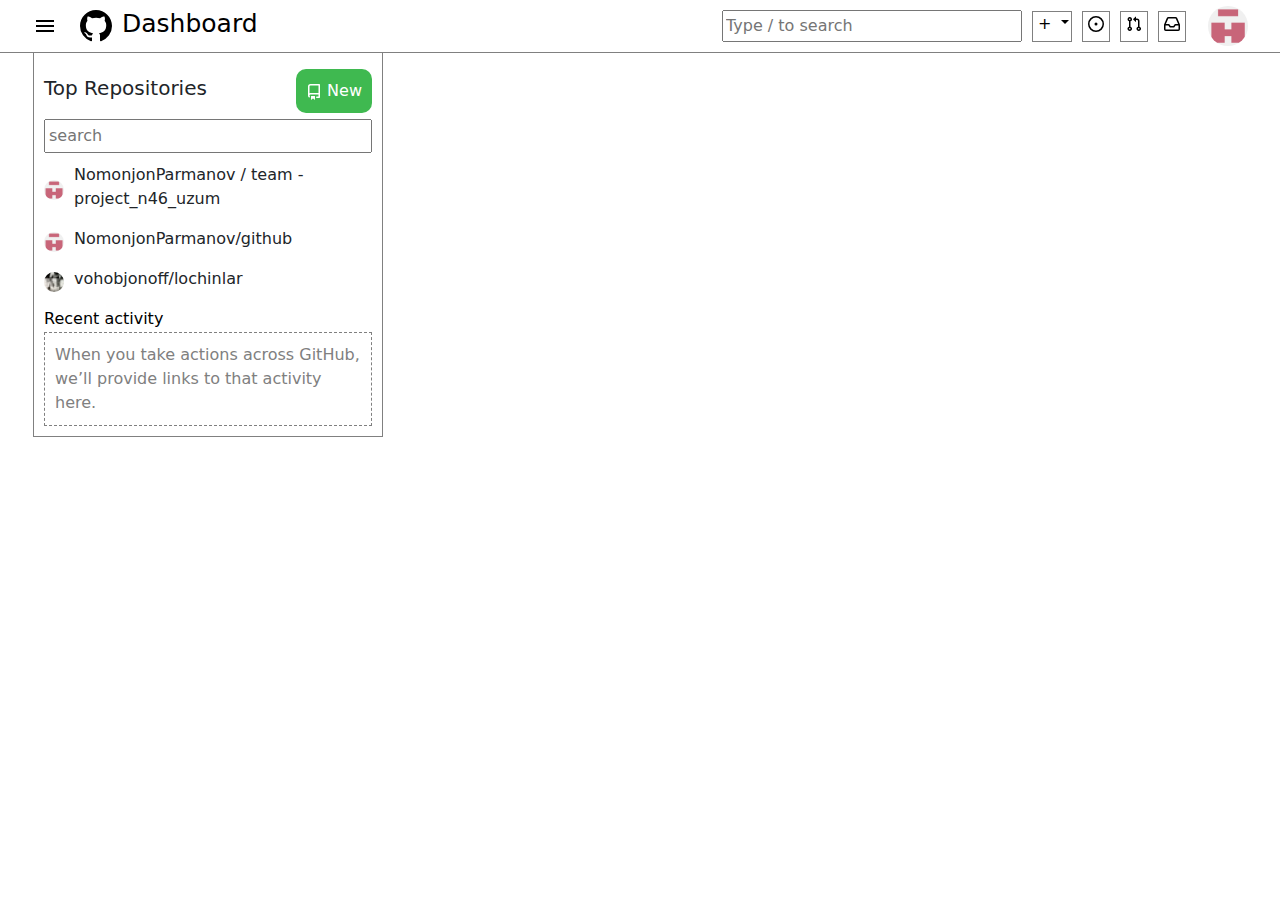
<file: index.html>
<!DOCTYPE html>
<html lang="en">
  <head>
    <meta charset="UTF-8" />
    <meta name="viewport" content="width=device-width, initial-scale=1.0" />
    <title>Document</title>
    <link
      href="https://cdn.jsdelivr.net/npm/bootstrap@5.3.3/dist/css/bootstrap.min.css"
      rel="stylesheet"
      integrity="sha384-QWTKZyjpPEjISv5WaRU9OFeRpok6YctnYmDr5pNlyT2bRjXh0JMhjY6hW+ALEwIH"
      crossorigin="anonymous"
    />
    <link rel="stylesheet" href="./css/qobiljon.css" />
    <link rel="stylesheet" href="./css/style.css" />
  </head>
  <body>
    <header style="border-bottom: 1px solid gray">
      <nav class="first_nav container">
        <div class="logo">
          <button
            class="btn"
            type="button"
            data-bs-toggle="offcanvas"
            data-bs-target="#staticBackdrop"
            aria-controls="staticBackdrop"
          >
            <img src="./assets/images/home/hamburger.svg" alt="" />
          </button>

          <div
            class="offcanvas offcanvas-start"
            data-bs-backdrop="static"
            tabindex="-1"
            id="staticBackdrop"
            aria-labelledby="staticBackdropLabel"
          >
            <div class="offcanvas-header">
              <img
                src="../assets/images/home/2.png"
                alt=""
                width="50px"
                height="50"
              />
              <button
                type="button"
                class="btn-close"
                data-bs-dismiss="offcanvas"
                aria-label="Close"
              ></button>
            </div>
            <div class="offcanvas-body">
              <div class="first">
                <svg
                  aria-hidden="true"
                  height="16"
                  viewBox="0 0 16 16"
                  version="1.1"
                  width="16"
                  data-view-component="true"
                  class="octicon octicon-home first-img"
                >
                  <path
                    d="M6.906.664a1.749 1.749 0 0 1 2.187 0l5.25 4.2c.415.332.657.835.657 1.367v7.019A1.75 1.75 0 0 1 13.25 15h-3.5a.75.75 0 0 1-.75-.75V9H7v5.25a.75.75 0 0 1-.75.75h-3.5A1.75 1.75 0 0 1 1 13.25V6.23c0-.531.242-1.034.657-1.366l5.25-4.2Zm1.25 1.171a.25.25 0 0 0-.312 0l-5.25 4.2a.25.25 0 0 0-.094.196v7.019c0 .138.112.25.25.25H5.5V8.25a.75.75 0 0 1 .75-.75h3.5a.75.75 0 0 1 .75.75v5.25h2.75a.25.25 0 0 0 .25-.25V6.23a.25.25 0 0 0-.094-.195Z"
                  ></path>
                </svg>
                <a href="" class="home">Home</a>
              </div>
              <div class="second">
                <svg
                  aria-hidden="true"
                  height="16"
                  viewBox="0 0 16 16"
                  version="1.1"
                  width="16"
                  data-view-component="true"
                  class="octicon octicon-issue-opened second-img"
                >
                  <path d="M8 9.5a1.5 1.5 0 1 0 0-3 1.5 1.5 0 0 0 0 3Z"></path>
                  <path
                    d="M8 0a8 8 0 1 1 0 16A8 8 0 0 1 8 0ZM1.5 8a6.5 6.5 0 1 0 13 0 6.5 6.5 0 0 0-13 0Z"
                  ></path>
                </svg>
                <a href="https://github.com/issues" class="home2">Issues</a>
              </div>
              <div class="third">
                <svg
                  aria-hidden="true"
                  height="16"
                  viewBox="0 0 16 16"
                  version="1.1"
                  width="16"
                  data-view-component="true"
                  class="octicon octicon-git-pull-request third-img"
                >
                  <path
                    d="M1.5 3.25a2.25 2.25 0 1 1 3 2.122v5.256a2.251 2.251 0 1 1-1.5 0V5.372A2.25 2.25 0 0 1 1.5 3.25Zm5.677-.177L9.573.677A.25.25 0 0 1 10 .854V2.5h1A2.5 2.5 0 0 1 13.5 5v5.628a2.251 2.251 0 1 1-1.5 0V5a1 1 0 0 0-1-1h-1v1.646a.25.25 0 0 1-.427.177L7.177 3.427a.25.25 0 0 1 0-.354ZM3.75 2.5a.75.75 0 1 0 0 1.5.75.75 0 0 0 0-1.5Zm0 9.5a.75.75 0 1 0 0 1.5.75.75 0 0 0 0-1.5Zm8.25.75a.75.75 0 1 0 1.5 0 .75.75 0 0 0-1.5 0Z"
                  ></path>
                </svg>
                <a href="https://github.com/pulls" class="home">Pull request</a>
              </div>
              <div class="fourth">
                <svg
                  aria-hidden="true"
                  height="16"
                  viewBox="0 0 16 16"
                  version="1.1"
                  width="16"
                  data-view-component="true"
                  class="octicon octicon-table fourth-img"
                >
                  <path
                    d="M0 1.75C0 .784.784 0 1.75 0h12.5C15.216 0 16 .784 16 1.75v12.5A1.75 1.75 0 0 1 14.25 16H1.75A1.75 1.75 0 0 1 0 14.25ZM6.5 6.5v8h7.75a.25.25 0 0 0 .25-.25V6.5Zm8-1.5V1.75a.25.25 0 0 0-.25-.25H6.5V5Zm-13 1.5v7.75c0 .138.112.25.25.25H5v-8ZM5 5V1.5H1.75a.25.25 0 0 0-.25.25V5Z"
                  ></path>
                </svg>
                <a href="https://github.com/projects" class="home">Projects</a>
              </div>
              <div class="fivth">
                <svg
                  aria-hidden="true"
                  height="16"
                  viewBox="0 0 16 16"
                  version="1.1"
                  width="16"
                  data-view-component="true"
                  class="octicon octicon-comment-discussion fivth-img"
                >
                  <path
                    d="M1.75 1h8.5c.966 0 1.75.784 1.75 1.75v5.5A1.75 1.75 0 0 1 10.25 10H7.061l-2.574 2.573A1.458 1.458 0 0 1 2 11.543V10h-.25A1.75 1.75 0 0 1 0 8.25v-5.5C0 1.784.784 1 1.75 1ZM1.5 2.75v5.5c0 .138.112.25.25.25h1a.75.75 0 0 1 .75.75v2.19l2.72-2.72a.749.749 0 0 1 .53-.22h3.5a.25.25 0 0 0 .25-.25v-5.5a.25.25 0 0 0-.25-.25h-8.5a.25.25 0 0 0-.25.25Zm13 2a.25.25 0 0 0-.25-.25h-.5a.75.75 0 0 1 0-1.5h.5c.966 0 1.75.784 1.75 1.75v5.5A1.75 1.75 0 0 1 14.25 12H14v1.543a1.458 1.458 0 0 1-2.487 1.03L9.22 12.28a.749.749 0 0 1 .326-1.275.749.749 0 0 1 .734.215l2.22 2.22v-2.19a.75.75 0 0 1 .75-.75h1a.25.25 0 0 0 .25-.25Z"
                  ></path>
                </svg>
                <a href="https://github.com/discussions" class="home"
                  >Discussions</a
                >
              </div>
              <div class="sixth">
                <svg
                  aria-hidden="true"
                  height="16"
                  viewBox="0 0 16 16"
                  version="1.1"
                  width="16"
                  data-view-component="true"
                  class="octicon octicon-codespaces sixth-img"
                >
                  <path
                    d="M0 11.25c0-.966.784-1.75 1.75-1.75h12.5c.966 0 1.75.784 1.75 1.75v3A1.75 1.75 0 0 1 14.25 16H1.75A1.75 1.75 0 0 1 0 14.25Zm2-9.5C2 .784 2.784 0 3.75 0h8.5C13.216 0 14 .784 14 1.75v5a1.75 1.75 0 0 1-1.75 1.75h-8.5A1.75 1.75 0 0 1 2 6.75Zm1.75-.25a.25.25 0 0 0-.25.25v5c0 .138.112.25.25.25h8.5a.25.25 0 0 0 .25-.25v-5a.25.25 0 0 0-.25-.25Zm-2 9.5a.25.25 0 0 0-.25.25v3c0 .138.112.25.25.25h12.5a.25.25 0 0 0 .25-.25v-3a.25.25 0 0 0-.25-.25Z"
                  ></path>
                  <path
                    d="M7 12.75a.75.75 0 0 1 .75-.75h4.5a.75.75 0 0 1 0 1.5h-4.5a.75.75 0 0 1-.75-.75Zm-4 0a.75.75 0 0 1 .75-.75h.5a.75.75 0 0 1 0 1.5h-.5a.75.75 0 0 1-.75-.75Z"
                  ></path>
                </svg>
                <a href="https://github.com/codespaces" class="home"
                  >Codespaces</a
                >
              </div>
            </div>
          </div>
          <a href="/">
            <svg
              height="32"
              aria-hidden="true"
              viewBox="0 0 16 16"
              version="1.1"
              width="32"
              data-view-component="true"
            >
              <path
                d="M8 0c4.42 0 8 3.58 8 8a8.013 8.013 0 0 1-5.45 7.59c-.4.08-.55-.17-.55-.38 0-.27.01-1.13.01-2.2 0-.75-.25-1.23-.54-1.48 1.78-.2 3.65-.88 3.65-3.95 0-.88-.31-1.59-.82-2.15.08-.2.36-1.02-.08-2.12 0 0-.67-.22-2.2.82-.64-.18-1.32-.27-2-.27-.68 0-1.36.09-2 .27-1.53-1.03-2.2-.82-2.2-.82-.44 1.1-.16 1.92-.08 2.12-.51.56-.82 1.28-.82 2.15 0 3.06 1.86 3.75 3.64 3.95-.23.2-.44.55-.51 1.07-.46.21-1.61.55-2.33-.66-.15-.24-.6-.83-1.23-.82-.67.01-.27.38.01.53.34.19.73.9.82 1.13.16.45.68 1.31 2.69.94 0 .67.01 1.3.01 1.49 0 .21-.15.45-.55.38A7.995 7.995 0 0 1 0 8c0-4.42 3.58-8 8-8Z"
              ></path>
            </svg>
          </a>
          <a href="/">
            <h1>Dashboard</h1>
          </a>
        </div>
        <div class="search">
          <form action="">
            <input
              type="search"
              class="fullInput"
              placeholder="Type / to search"
            />
          </form>
          <div class="dropdown">
            <button
              class="btn-1 dropdown-toggle"
              type="button"
              data-bs-toggle="dropdown"
              aria-expanded="false"
            >
              +
            </button>
            <ul class="dropdown-menu">
              <li>
                <button class="dropdown-item" type="button">
                  New reposity
                </button>
              </li>
              <li>
                <button class="dropdown-item" type="button">
                  Import reposity
                </button>
                <hr />
              </li>
              <li>
                <button class="dropdown-item" type="button">
                  <a href="./pages/codespace.html"> New codespace </a>
                </button>
              </li>
              <li>
                <button class="dropdown-item" type="button">New gist</button>
              </li>
              <hr />
              <li>
                <button class="dropdown-item" type="button">
                  New organization
                </button>
              </li>
              <li>
                <button class="dropdown-item" type="button">New project</button>
              </li>
            </ul>
          </div>
          <button class="btn-1 btn-2">
            <a href="https://github.com/issues">
              <svg
                aria-hidden="true"
                height="16"
                viewBox="0 0 16 16"
                version="1.1"
                width="16"
                data-view-component="true"
                class="octicon octicon-issue-opened Button-visual"
              >
                <path d="M8 9.5a1.5 1.5 0 1 0 0-3 1.5 1.5 0 0 0 0 3Z"></path>
                <path
                  d="M8 0a8 8 0 1 1 0 16A8 8 0 0 1 8 0ZM1.5 8a6.5 6.5 0 1 0 13 0 6.5 6.5 0 0 0-13 0Z"
                ></path>
              </svg>
            </a>
          </button>
          <button class="btn-1 btn-2">
            <a href="https://github.com/pulls">
              <svg
                aria-hidden="true"
                height="16"
                viewBox="0 0 16 16"
                version="1.1"
                width="16"
                data-view-component="true"
                class="octicon octicon-git-pull-request Button-visual"
              >
                <path
                  d="M1.5 3.25a2.25 2.25 0 1 1 3 2.122v5.256a2.251 2.251 0 1 1-1.5 0V5.372A2.25 2.25 0 0 1 1.5 3.25Zm5.677-.177L9.573.677A.25.25 0 0 1 10 .854V2.5h1A2.5 2.5 0 0 1 13.5 5v5.628a2.251 2.251 0 1 1-1.5 0V5a1 1 0 0 0-1-1h-1v1.646a.25.25 0 0 1-.427.177L7.177 3.427a.25.25 0 0 1 0-.354ZM3.75 2.5a.75.75 0 1 0 0 1.5.75.75 0 0 0 0-1.5Zm0 9.5a.75.75 0 1 0 0 1.5.75.75 0 0 0 0-1.5Zm8.25.75a.75.75 0 1 0 1.5 0 .75.75 0 0 0-1.5 0Z"
                ></path>
              </svg>
            </a>
          </button>
          <button class="btn-1">
            <a href="https://github.com/notifications">
              <svg
                aria-hidden="true"
                height="16"
                viewBox="0 0 16 16"
                version="1.1"
                width="16"
                data-view-component="true"
                class="octicon octicon-inbox Button-visual"
              >
                <path
                  d="M2.8 2.06A1.75 1.75 0 0 1 4.41 1h7.18c.7 0 1.333.417 1.61 1.06l2.74 6.395c.04.093.06.194.06.295v4.5A1.75 1.75 0 0 1 14.25 15H1.75A1.75 1.75 0 0 1 0 13.25v-4.5c0-.101.02-.202.06-.295Zm1.61.44a.25.25 0 0 0-.23.152L1.887 8H4.75a.75.75 0 0 1 .6.3L6.625 10h2.75l1.275-1.7a.75.75 0 0 1 .6-.3h2.863L11.82 2.652a.25.25 0 0 0-.23-.152Zm10.09 7h-2.875l-1.275 1.7a.75.75 0 0 1-.6.3h-3.5a.75.75 0 0 1-.6-.3L4.375 9.5H1.5v3.75c0 .138.112.25.25.25h12.5a.25.25 0 0 0 .25-.25Z"
                ></path>
              </svg>
            </a>
          </button>
          <button
            style="border: none"
            id="img_logo"
            class="btn"
            type="button"
            data-bs-toggle="offcanvas"
            data-bs-target="#offcanvasRight"
            aria-controls="offcanvasRight"
          >
            <img
              src="./assets/images/home/logo.png"
              style="border-radius: 50%"
              width="40px"
              alt=""
            />
          </button>

          <div
            class="offcanvas offcanvas-end"
            tabindex="-1"
            id="offcanvasRight"
            aria-labelledby="offcanvasRightLabel"
          >
            <div class="offcanvas-header">
              <h5 class="offcanvas-title" id="offcanvasRightLabel">
                Nomonjon Parmanov
              </h5>
              <button
                type="button"
                class="btn-close"
                data-bs-dismiss="offcanvas"
                aria-label="Close"
              ></button>
            </div>
            <div class="offcanvas-body">
              <ul>
                <li>
                  <button class="btn-1" type="button">
                    <svg
                      aria-hidden="true"
                      height="16"
                      viewBox="0 0 16 16"
                      version="1.1"
                      width="16"
                      data-view-component="true"
                      class="octicon octicon-smiley"
                    >
                      <path
                        d="M8 0a8 8 0 1 1 0 16A8 8 0 0 1 8 0ZM1.5 8a6.5 6.5 0 1 0 13 0 6.5 6.5 0 0 0-13 0Zm3.82 1.636a.75.75 0 0 1 1.038.175l.007.009c.103.118.22.222.35.31.264.178.683.37 1.285.37.602 0 1.02-.192 1.285-.371.13-.088.247-.192.35-.31l.007-.008a.75.75 0 0 1 1.222.87l-.022-.015c.02.013.021.015.021.015v.001l-.001.002-.002.003-.005.007-.014.019a2.066 2.066 0 0 1-.184.213c-.16.166-.338.316-.53.445-.63.418-1.37.638-2.127.629-.946 0-1.652-.308-2.126-.63a3.331 3.331 0 0 1-.715-.657l-.014-.02-.005-.006-.002-.003v-.002h-.001l.613-.432-.614.43a.75.75 0 0 1 .183-1.044ZM12 7a1 1 0 1 1-2 0 1 1 0 0 1 2 0ZM5 8a1 1 0 1 1 0-2 1 1 0 0 1 0 2Zm5.25 2.25.592.416a97.71 97.71 0 0 0-.592-.416Z"
                      ></path>
                    </svg>
                    Set status
                  </button>
                </li>
                <hr />
                <li>
                  <button class="btn-1" type="button">
                    <svg
                      aria-hidden="true"
                      height="16"
                      viewBox="0 0 16 16"
                      version="1.1"
                      width="16"
                      data-view-component="true"
                      class="octicon octicon-person"
                    >
                      <path
                        d="M10.561 8.073a6.005 6.005 0 0 1 3.432 5.142.75.75 0 1 1-1.498.07 4.5 4.5 0 0 0-8.99 0 .75.75 0 0 1-1.498-.07 6.004 6.004 0 0 1 3.431-5.142 3.999 3.999 0 1 1 5.123 0ZM10.5 5a2.5 2.5 0 1 0-5 0 2.5 2.5 0 0 0 5 0Z"
                      ></path>
                    </svg>
                    Your profile
                  </button>
                </li>
                <li>
                  <button class="btn-1" type="button">
                    <svg
                      aria-hidden="true"
                      height="16"
                      viewBox="0 0 16 16"
                      version="1.1"
                      width="16"
                      data-view-component="true"
                      class="octicon octicon-person-add"
                    >
                      <path
                        d="M7.9 8.548h-.001a5.528 5.528 0 0 1 3.1 4.659.75.75 0 1 1-1.498.086A4.01 4.01 0 0 0 5.5 9.5a4.01 4.01 0 0 0-4.001 3.793.75.75 0 1 1-1.498-.085 5.527 5.527 0 0 1 3.1-4.66 3.5 3.5 0 1 1 4.799 0ZM13.25 0a.75.75 0 0 1 .75.75V2h1.25a.75.75 0 0 1 0 1.5H14v1.25a.75.75 0 0 1-1.5 0V3.5h-1.25a.75.75 0 0 1 0-1.5h1.25V.75a.75.75 0 0 1 .75-.75ZM5.5 4a2 2 0 1 0-.001 3.999A2 2 0 0 0 5.5 4Z"
                      ></path>
                    </svg>
                    Add account
                  </button>
                </li>
                <hr />
                <li>
                  <button class="btn-1" type="button">
                    <svg
                      aria-hidden="true"
                      height="16"
                      viewBox="0 0 16 16"
                      version="1.1"
                      width="16"
                      data-view-component="true"
                      class="octicon octicon-repo"
                    >
                      <path
                        d="M2 2.5A2.5 2.5 0 0 1 4.5 0h8.75a.75.75 0 0 1 .75.75v12.5a.75.75 0 0 1-.75.75h-2.5a.75.75 0 0 1 0-1.5h1.75v-2h-8a1 1 0 0 0-.714 1.7.75.75 0 1 1-1.072 1.05A2.495 2.495 0 0 1 2 11.5Zm10.5-1h-8a1 1 0 0 0-1 1v6.708A2.486 2.486 0 0 1 4.5 9h8ZM5 12.25a.25.25 0 0 1 .25-.25h3.5a.25.25 0 0 1 .25.25v3.25a.25.25 0 0 1-.4.2l-1.45-1.087a.249.249 0 0 0-.3 0L5.4 15.7a.25.25 0 0 1-.4-.2Z"
                      ></path>
                    </svg>
                    Your repositories
                  </button>
                </li>
                <li>
                  <button class="btn-1" type="button">
                    <svg
                      aria-hidden="true"
                      height="16"
                      viewBox="0 0 16 16"
                      version="1.1"
                      width="16"
                      data-view-component="true"
                      class="octicon octicon-project"
                    >
                      <path
                        d="M1.75 0h12.5C15.216 0 16 .784 16 1.75v12.5A1.75 1.75 0 0 1 14.25 16H1.75A1.75 1.75 0 0 1 0 14.25V1.75C0 .784.784 0 1.75 0ZM1.5 1.75v12.5c0 .138.112.25.25.25h12.5a.25.25 0 0 0 .25-.25V1.75a.25.25 0 0 0-.25-.25H1.75a.25.25 0 0 0-.25.25ZM11.75 3a.75.75 0 0 1 .75.75v7.5a.75.75 0 0 1-1.5 0v-7.5a.75.75 0 0 1 .75-.75Zm-8.25.75a.75.75 0 0 1 1.5 0v5.5a.75.75 0 0 1-1.5 0ZM8 3a.75.75 0 0 1 .75.75v3.5a.75.75 0 0 1-1.5 0v-3.5A.75.75 0 0 1 8 3Z"
                      ></path>
                    </svg>
                    Your projects
                  </button>
                </li>
                <li>
                  <button class="btn-1" type="button">
                    <svg
                      aria-hidden="true"
                      height="16"
                      viewBox="0 0 16 16"
                      version="1.1"
                      width="16"
                      data-view-component="true"
                      class="octicon octicon-copilot"
                    >
                      <path
                        d="M7.998 15.035c-4.562 0-7.873-2.914-7.998-3.749V9.338c.085-.628.677-1.686 1.588-2.065.013-.07.024-.143.036-.218.029-.183.06-.384.126-.612-.201-.508-.254-1.084-.254-1.656 0-.87.128-1.769.693-2.484.579-.733 1.494-1.124 2.724-1.261 1.206-.134 2.262.034 2.944.765.05.053.096.108.139.165.044-.057.094-.112.143-.165.682-.731 1.738-.899 2.944-.765 1.23.137 2.145.528 2.724 1.261.566.715.693 1.614.693 2.484 0 .572-.053 1.148-.254 1.656.066.228.098.429.126.612.012.076.024.148.037.218.924.385 1.522 1.471 1.591 2.095v1.872c0 .766-3.351 3.795-8.002 3.795Zm0-1.485c2.28 0 4.584-1.11 5.002-1.433V7.862l-.023-.116c-.49.21-1.075.291-1.727.291-1.146 0-2.059-.327-2.71-.991A3.222 3.222 0 0 1 8 6.303a3.24 3.24 0 0 1-.544.743c-.65.664-1.563.991-2.71.991-.652 0-1.236-.081-1.727-.291l-.023.116v4.255c.419.323 2.722 1.433 5.002 1.433ZM6.762 2.83c-.193-.206-.637-.413-1.682-.297-1.019.113-1.479.404-1.713.7-.247.312-.369.789-.369 1.554 0 .793.129 1.171.308 1.371.162.181.519.379 1.442.379.853 0 1.339-.235 1.638-.54.315-.322.527-.827.617-1.553.117-.935-.037-1.395-.241-1.614Zm4.155-.297c-1.044-.116-1.488.091-1.681.297-.204.219-.359.679-.242 1.614.091.726.303 1.231.618 1.553.299.305.784.54 1.638.54.922 0 1.28-.198 1.442-.379.179-.2.308-.578.308-1.371 0-.765-.123-1.242-.37-1.554-.233-.296-.693-.587-1.713-.7Z"
                      ></path>
                      <path
                        d="M6.25 9.037a.75.75 0 0 1 .75.75v1.501a.75.75 0 0 1-1.5 0V9.787a.75.75 0 0 1 .75-.75Zm4.25.75v1.501a.75.75 0 0 1-1.5 0V9.787a.75.75 0 0 1 1.5 0Z"
                      ></path>
                    </svg>
                    Your Copilot
                  </button>
                </li>
                <li>
                  <button class="btn-1" type="button">
                    <svg
                      aria-hidden="true"
                      height="16"
                      viewBox="0 0 16 16"
                      version="1.1"
                      width="16"
                      data-view-component="true"
                      class="octicon octicon-organization"
                    >
                      <path
                        d="M1.75 16A1.75 1.75 0 0 1 0 14.25V1.75C0 .784.784 0 1.75 0h8.5C11.216 0 12 .784 12 1.75v12.5c0 .085-.006.168-.018.25h2.268a.25.25 0 0 0 .25-.25V8.285a.25.25 0 0 0-.111-.208l-1.055-.703a.749.749 0 1 1 .832-1.248l1.055.703c.487.325.779.871.779 1.456v5.965A1.75 1.75 0 0 1 14.25 16h-3.5a.766.766 0 0 1-.197-.026c-.099.017-.2.026-.303.026h-3a.75.75 0 0 1-.75-.75V14h-1v1.25a.75.75 0 0 1-.75.75Zm-.25-1.75c0 .138.112.25.25.25H4v-1.25a.75.75 0 0 1 .75-.75h2.5a.75.75 0 0 1 .75.75v1.25h2.25a.25.25 0 0 0 .25-.25V1.75a.25.25 0 0 0-.25-.25h-8.5a.25.25 0 0 0-.25.25ZM3.75 6h.5a.75.75 0 0 1 0 1.5h-.5a.75.75 0 0 1 0-1.5ZM3 3.75A.75.75 0 0 1 3.75 3h.5a.75.75 0 0 1 0 1.5h-.5A.75.75 0 0 1 3 3.75Zm4 3A.75.75 0 0 1 7.75 6h.5a.75.75 0 0 1 0 1.5h-.5A.75.75 0 0 1 7 6.75ZM7.75 3h.5a.75.75 0 0 1 0 1.5h-.5a.75.75 0 0 1 0-1.5ZM3 9.75A.75.75 0 0 1 3.75 9h.5a.75.75 0 0 1 0 1.5h-.5A.75.75 0 0 1 3 9.75ZM7.75 9h.5a.75.75 0 0 1 0 1.5h-.5a.75.75 0 0 1 0-1.5Z"
                      ></path>
                    </svg>
                    Your organization
                  </button>
                </li>
                <li>
                  <button class="btn-1" type="button">
                    <svg
                      aria-hidden="true"
                      height="16"
                      viewBox="0 0 16 16"
                      version="1.1"
                      width="16"
                      data-view-component="true"
                      class="octicon octicon-globe"
                    >
                      <path
                        d="M8 0a8 8 0 1 1 0 16A8 8 0 0 1 8 0ZM5.78 8.75a9.64 9.64 0 0 0 1.363 4.177c.255.426.542.832.857 1.215.245-.296.551-.705.857-1.215A9.64 9.64 0 0 0 10.22 8.75Zm4.44-1.5a9.64 9.64 0 0 0-1.363-4.177c-.307-.51-.612-.919-.857-1.215a9.927 9.927 0 0 0-.857 1.215A9.64 9.64 0 0 0 5.78 7.25Zm-5.944 1.5H1.543a6.507 6.507 0 0 0 4.666 5.5c-.123-.181-.24-.365-.352-.552-.715-1.192-1.437-2.874-1.581-4.948Zm-2.733-1.5h2.733c.144-2.074.866-3.756 1.58-4.948.12-.197.237-.381.353-.552a6.507 6.507 0 0 0-4.666 5.5Zm10.181 1.5c-.144 2.074-.866 3.756-1.58 4.948-.12.197-.237.381-.353.552a6.507 6.507 0 0 0 4.666-5.5Zm2.733-1.5a6.507 6.507 0 0 0-4.666-5.5c.123.181.24.365.353.552.714 1.192 1.436 2.874 1.58 4.948Z"
                      ></path>
                    </svg>
                    Your erterprises
                  </button>
                </li>
                <li>
                  <button class="btn-1" type="button">
                    <svg
                      aria-hidden="true"
                      height="16"
                      viewBox="0 0 16 16"
                      version="1.1"
                      width="16"
                      data-view-component="true"
                      class="octicon octicon-star"
                    >
                      <path
                        d="M8 .25a.75.75 0 0 1 .673.418l1.882 3.815 4.21.612a.75.75 0 0 1 .416 1.279l-3.046 2.97.719 4.192a.751.751 0 0 1-1.088.791L8 12.347l-3.766 1.98a.75.75 0 0 1-1.088-.79l.72-4.194L.818 6.374a.75.75 0 0 1 .416-1.28l4.21-.611L7.327.668A.75.75 0 0 1 8 .25Zm0 2.445L6.615 5.5a.75.75 0 0 1-.564.41l-3.097.45 2.24 2.184a.75.75 0 0 1 .216.664l-.528 3.084 2.769-1.456a.75.75 0 0 1 .698 0l2.77 1.456-.53-3.084a.75.75 0 0 1 .216-.664l2.24-2.183-3.096-.45a.75.75 0 0 1-.564-.41L8 2.694Z"
                      ></path>
                    </svg>
                    Your stars
                  </button>
                </li>
                <li>
                  <button class="btn-1" type="button">
                    <svg
                      aria-hidden="true"
                      height="16"
                      viewBox="0 0 16 16"
                      version="1.1"
                      width="16"
                      data-view-component="true"
                      class="octicon octicon-heart"
                    >
                      <path
                        d="m8 14.25.345.666a.75.75 0 0 1-.69 0l-.008-.004-.018-.01a7.152 7.152 0 0 1-.31-.17 22.055 22.055 0 0 1-3.434-2.414C2.045 10.731 0 8.35 0 5.5 0 2.836 2.086 1 4.25 1 5.797 1 7.153 1.802 8 3.02 8.847 1.802 10.203 1 11.75 1 13.914 1 16 2.836 16 5.5c0 2.85-2.045 5.231-3.885 6.818a22.066 22.066 0 0 1-3.744 2.584l-.018.01-.006.003h-.002ZM4.25 2.5c-1.336 0-2.75 1.164-2.75 3 0 2.15 1.58 4.144 3.365 5.682A20.58 20.58 0 0 0 8 13.393a20.58 20.58 0 0 0 3.135-2.211C12.92 9.644 14.5 7.65 14.5 5.5c0-1.836-1.414-3-2.75-3-1.373 0-2.609.986-3.029 2.456a.749.749 0 0 1-1.442 0C6.859 3.486 5.623 2.5 4.25 2.5Z"
                      ></path>
                    </svg>
                    Your sponsors
                  </button>
                </li>
                <li>
                  <button class="btn-1" type="button">
                    <svg
                      aria-hidden="true"
                      height="16"
                      viewBox="0 0 16 16"
                      version="1.1"
                      width="16"
                      data-view-component="true"
                      class="octicon octicon-code-square"
                    >
                      <path
                        d="M0 1.75C0 .784.784 0 1.75 0h12.5C15.216 0 16 .784 16 1.75v12.5A1.75 1.75 0 0 1 14.25 16H1.75A1.75 1.75 0 0 1 0 14.25Zm1.75-.25a.25.25 0 0 0-.25.25v12.5c0 .138.112.25.25.25h12.5a.25.25 0 0 0 .25-.25V1.75a.25.25 0 0 0-.25-.25Zm7.47 3.97a.75.75 0 0 1 1.06 0l2 2a.75.75 0 0 1 0 1.06l-2 2a.749.749 0 0 1-1.275-.326.749.749 0 0 1 .215-.734L10.69 8 9.22 6.53a.75.75 0 0 1 0-1.06ZM6.78 6.53 5.31 8l1.47 1.47a.749.749 0 0 1-.326 1.275.749.749 0 0 1-.734-.215l-2-2a.75.75 0 0 1 0-1.06l2-2a.751.751 0 0 1 1.042.018.751.751 0 0 1 .018 1.042Z"
                      ></path>
                    </svg>
                    Your Gists
                  </button>
                </li>
                <hr />
                <li>
                  <button class="btn-1" type="button">
                    <svg
                      aria-hidden="true"
                      height="16"
                      viewBox="0 0 16 16"
                      version="1.1"
                      width="16"
                      data-view-component="true"
                      class="octicon octicon-upload"
                    >
                      <path
                        d="M2.75 14A1.75 1.75 0 0 1 1 12.25v-2.5a.75.75 0 0 1 1.5 0v2.5c0 .138.112.25.25.25h10.5a.25.25 0 0 0 .25-.25v-2.5a.75.75 0 0 1 1.5 0v2.5A1.75 1.75 0 0 1 13.25 14Z"
                      ></path>
                      <path
                        d="M11.78 4.72a.749.749 0 1 1-1.06 1.06L8.75 3.811V9.5a.75.75 0 0 1-1.5 0V3.811L5.28 5.78a.749.749 0 1 1-1.06-1.06l3.25-3.25a.749.749 0 0 1 1.06 0l3.25 3.25Z"
                      ></path>
                    </svg>
                    Upgrade
                  </button>
                </li>
                <li>
                  <button class="btn-1" type="button">
                    <svg
                      aria-hidden="true"
                      height="16"
                      viewBox="0 0 16 16"
                      version="1.1"
                      width="16"
                      data-view-component="true"
                      class="octicon octicon-globe"
                    >
                      <path
                        d="M8 0a8 8 0 1 1 0 16A8 8 0 0 1 8 0ZM5.78 8.75a9.64 9.64 0 0 0 1.363 4.177c.255.426.542.832.857 1.215.245-.296.551-.705.857-1.215A9.64 9.64 0 0 0 10.22 8.75Zm4.44-1.5a9.64 9.64 0 0 0-1.363-4.177c-.307-.51-.612-.919-.857-1.215a9.927 9.927 0 0 0-.857 1.215A9.64 9.64 0 0 0 5.78 7.25Zm-5.944 1.5H1.543a6.507 6.507 0 0 0 4.666 5.5c-.123-.181-.24-.365-.352-.552-.715-1.192-1.437-2.874-1.581-4.948Zm-2.733-1.5h2.733c.144-2.074.866-3.756 1.58-4.948.12-.197.237-.381.353-.552a6.507 6.507 0 0 0-4.666 5.5Zm10.181 1.5c-.144 2.074-.866 3.756-1.58 4.948-.12.197-.237.381-.353.552a6.507 6.507 0 0 0 4.666-5.5Zm2.733-1.5a6.507 6.507 0 0 0-4.666-5.5c.123.181.24.365.353.552.714 1.192 1.436 2.874 1.58 4.948Z"
                      ></path>
                    </svg>
                    Try erterprice
                  </button>
                </li>
                <li>
                  <button class="btn-1" type="button">
                    <svg
                      aria-hidden="true"
                      height="16"
                      viewBox="0 0 16 16"
                      version="1.1"
                      width="16"
                      data-view-component="true"
                      class="octicon octicon-beaker"
                    >
                      <path
                        d="M5 5.782V2.5h-.25a.75.75 0 0 1 0-1.5h6.5a.75.75 0 0 1 0 1.5H11v3.282l3.666 5.76C15.619 13.04 14.543 15 12.767 15H3.233c-1.776 0-2.852-1.96-1.899-3.458Zm-2.4 6.565a.75.75 0 0 0 .633 1.153h9.534a.75.75 0 0 0 .633-1.153L12.225 10.5h-8.45ZM9.5 2.5h-3V6c0 .143-.04.283-.117.403L4.73 9h6.54L9.617 6.403A.746.746 0 0 1 9.5 6Z"
                      ></path>
                    </svg>
                    Feature preview
                  </button>
                </li>
                <li>
                  <button class="btn-1" type="button">
                    <svg
                      aria-hidden="true"
                      height="16"
                      viewBox="0 0 16 16"
                      version="1.1"
                      width="16"
                      data-view-component="true"
                      class="octicon octicon-gear"
                    >
                      <path
                        d="M8 0a8.2 8.2 0 0 1 .701.031C9.444.095 9.99.645 10.16 1.29l.288 1.107c.018.066.079.158.212.224.231.114.454.243.668.386.123.082.233.09.299.071l1.103-.303c.644-.176 1.392.021 1.82.63.27.385.506.792.704 1.218.315.675.111 1.422-.364 1.891l-.814.806c-.049.048-.098.147-.088.294.016.257.016.515 0 .772-.01.147.038.246.088.294l.814.806c.475.469.679 1.216.364 1.891a7.977 7.977 0 0 1-.704 1.217c-.428.61-1.176.807-1.82.63l-1.102-.302c-.067-.019-.177-.011-.3.071a5.909 5.909 0 0 1-.668.386c-.133.066-.194.158-.211.224l-.29 1.106c-.168.646-.715 1.196-1.458 1.26a8.006 8.006 0 0 1-1.402 0c-.743-.064-1.289-.614-1.458-1.26l-.289-1.106c-.018-.066-.079-.158-.212-.224a5.738 5.738 0 0 1-.668-.386c-.123-.082-.233-.09-.299-.071l-1.103.303c-.644.176-1.392-.021-1.82-.63a8.12 8.12 0 0 1-.704-1.218c-.315-.675-.111-1.422.363-1.891l.815-.806c.05-.048.098-.147.088-.294a6.214 6.214 0 0 1 0-.772c.01-.147-.038-.246-.088-.294l-.815-.806C.635 6.045.431 5.298.746 4.623a7.92 7.92 0 0 1 .704-1.217c.428-.61 1.176-.807 1.82-.63l1.102.302c.067.019.177.011.3-.071.214-.143.437-.272.668-.386.133-.066.194-.158.211-.224l.29-1.106C6.009.645 6.556.095 7.299.03 7.53.01 7.764 0 8 0Zm-.571 1.525c-.036.003-.108.036-.137.146l-.289 1.105c-.147.561-.549.967-.998 1.189-.173.086-.34.183-.5.29-.417.278-.97.423-1.529.27l-1.103-.303c-.109-.03-.175.016-.195.045-.22.312-.412.644-.573.99-.014.031-.021.11.059.19l.815.806c.411.406.562.957.53 1.456a4.709 4.709 0 0 0 0 .582c.032.499-.119 1.05-.53 1.456l-.815.806c-.081.08-.073.159-.059.19.162.346.353.677.573.989.02.03.085.076.195.046l1.102-.303c.56-.153 1.113-.008 1.53.27.161.107.328.204.501.29.447.222.85.629.997 1.189l.289 1.105c.029.109.101.143.137.146a6.6 6.6 0 0 0 1.142 0c.036-.003.108-.036.137-.146l.289-1.105c.147-.561.549-.967.998-1.189.173-.086.34-.183.5-.29.417-.278.97-.423 1.529-.27l1.103.303c.109.029.175-.016.195-.045.22-.313.411-.644.573-.99.014-.031.021-.11-.059-.19l-.815-.806c-.411-.406-.562-.957-.53-1.456a4.709 4.709 0 0 0 0-.582c-.032-.499.119-1.05.53-1.456l.815-.806c.081-.08.073-.159.059-.19a6.464 6.464 0 0 0-.573-.989c-.02-.03-.085-.076-.195-.046l-1.102.303c-.56.153-1.113.008-1.53-.27a4.44 4.44 0 0 0-.501-.29c-.447-.222-.85-.629-.997-1.189l-.289-1.105c-.029-.11-.101-.143-.137-.146a6.6 6.6 0 0 0-1.142 0ZM11 8a3 3 0 1 1-6 0 3 3 0 0 1 6 0ZM9.5 8a1.5 1.5 0 1 0-3.001.001A1.5 1.5 0 0 0 9.5 8Z"
                      ></path>
                    </svg>
                    Settings
                  </button>
                </li>
                <hr />
                <li>
                  <button class="btn-1" type="button">
                    <svg
                      aria-hidden="true"
                      height="16"
                      viewBox="0 0 16 16"
                      version="1.1"
                      width="16"
                      data-view-component="true"
                      class="octicon octicon-book"
                    >
                      <path
                        d="M0 1.75A.75.75 0 0 1 .75 1h4.253c1.227 0 2.317.59 3 1.501A3.743 3.743 0 0 1 11.006 1h4.245a.75.75 0 0 1 .75.75v10.5a.75.75 0 0 1-.75.75h-4.507a2.25 2.25 0 0 0-1.591.659l-.622.621a.75.75 0 0 1-1.06 0l-.622-.621A2.25 2.25 0 0 0 5.258 13H.75a.75.75 0 0 1-.75-.75Zm7.251 10.324.004-5.073-.002-2.253A2.25 2.25 0 0 0 5.003 2.5H1.5v9h3.757a3.75 3.75 0 0 1 1.994.574ZM8.755 4.75l-.004 7.322a3.752 3.752 0 0 1 1.992-.572H14.5v-9h-3.495a2.25 2.25 0 0 0-2.25 2.25Z"
                      ></path>
                      <svg
                        aria-hidden="true"
                        height="16"
                        viewBox="0 0 16 16"
                        version="1.1"
                        width="16"
                        data-view-component="true"
                        class="octicon octicon-gear"
                      >
                        <path
                          d="M8 0a8.2 8.2 0 0 1 .701.031C9.444.095 9.99.645 10.16 1.29l.288 1.107c.018.066.079.158.212.224.231.114.454.243.668.386.123.082.233.09.299.071l1.103-.303c.644-.176 1.392.021 1.82.63.27.385.506.792.704 1.218.315.675.111 1.422-.364 1.891l-.814.806c-.049.048-.098.147-.088.294.016.257.016.515 0 .772-.01.147.038.246.088.294l.814.806c.475.469.679 1.216.364 1.891a7.977 7.977 0 0 1-.704 1.217c-.428.61-1.176.807-1.82.63l-1.102-.302c-.067-.019-.177-.011-.3.071a5.909 5.909 0 0 1-.668.386c-.133.066-.194.158-.211.224l-.29 1.106c-.168.646-.715 1.196-1.458 1.26a8.006 8.006 0 0 1-1.402 0c-.743-.064-1.289-.614-1.458-1.26l-.289-1.106c-.018-.066-.079-.158-.212-.224a5.738 5.738 0 0 1-.668-.386c-.123-.082-.233-.09-.299-.071l-1.103.303c-.644.176-1.392-.021-1.82-.63a8.12 8.12 0 0 1-.704-1.218c-.315-.675-.111-1.422.363-1.891l.815-.806c.05-.048.098-.147.088-.294a6.214 6.214 0 0 1 0-.772c.01-.147-.038-.246-.088-.294l-.815-.806C.635 6.045.431 5.298.746 4.623a7.92 7.92 0 0 1 .704-1.217c.428-.61 1.176-.807 1.82-.63l1.102.302c.067.019.177.011.3-.071.214-.143.437-.272.668-.386.133-.066.194-.158.211-.224l.29-1.106C6.009.645 6.556.095 7.299.03 7.53.01 7.764 0 8 0Zm-.571 1.525c-.036.003-.108.036-.137.146l-.289 1.105c-.147.561-.549.967-.998 1.189-.173.086-.34.183-.5.29-.417.278-.97.423-1.529.27l-1.103-.303c-.109-.03-.175.016-.195.045-.22.312-.412.644-.573.99-.014.031-.021.11.059.19l.815.806c.411.406.562.957.53 1.456a4.709 4.709 0 0 0 0 .582c.032.499-.119 1.05-.53 1.456l-.815.806c-.081.08-.073.159-.059.19.162.346.353.677.573.989.02.03.085.076.195.046l1.102-.303c.56-.153 1.113-.008 1.53.27.161.107.328.204.501.29.447.222.85.629.997 1.189l.289 1.105c.029.109.101.143.137.146a6.6 6.6 0 0 0 1.142 0c.036-.003.108-.036.137-.146l.289-1.105c.147-.561.549-.967.998-1.189.173-.086.34-.183.5-.29.417-.278.97-.423 1.529-.27l1.103.303c.109.029.175-.016.195-.045.22-.313.411-.644.573-.99.014-.031.021-.11-.059-.19l-.815-.806c-.411-.406-.562-.957-.53-1.456a4.709 4.709 0 0 0 0-.582c-.032-.499.119-1.05.53-1.456l.815-.806c.081-.08.073-.159.059-.19a6.464 6.464 0 0 0-.573-.989c-.02-.03-.085-.076-.195-.046l-1.102.303c-.56.153-1.113.008-1.53-.27a4.44 4.44 0 0 0-.501-.29c-.447-.222-.85-.629-.997-1.189l-.289-1.105c-.029-.11-.101-.143-.137-.146a6.6 6.6 0 0 0-1.142 0ZM11 8a3 3 0 1 1-6 0 3 3 0 0 1 6 0ZM9.5 8a1.5 1.5 0 1 0-3.001.001A1.5 1.5 0 0 0 9.5 8Z"
                        ></path>
                      </svg>
                    </svg>
                    Github Docs
                  </button>
                </li>
                <li>
                  <button class="btn-1" type="button">
                    <svg
                      aria-hidden="true"
                      height="16"
                      viewBox="0 0 16 16"
                      version="1.1"
                      width="16"
                      data-view-component="true"
                      class="octicon octicon-people"
                    >
                      <path
                        d="M2 5.5a3.5 3.5 0 1 1 5.898 2.549 5.508 5.508 0 0 1 3.034 4.084.75.75 0 1 1-1.482.235 4 4 0 0 0-7.9 0 .75.75 0 0 1-1.482-.236A5.507 5.507 0 0 1 3.102 8.05 3.493 3.493 0 0 1 2 5.5ZM11 4a3.001 3.001 0 0 1 2.22 5.018 5.01 5.01 0 0 1 2.56 3.012.749.749 0 0 1-.885.954.752.752 0 0 1-.549-.514 3.507 3.507 0 0 0-2.522-2.372.75.75 0 0 1-.574-.73v-.352a.75.75 0 0 1 .416-.672A1.5 1.5 0 0 0 11 5.5.75.75 0 0 1 11 4Zm-5.5-.5a2 2 0 1 0-.001 3.999A2 2 0 0 0 5.5 3.5Z"
                      ></path>
                    </svg>
                    Github Support
                  </button>
                </li>
                <hr />
                <li>
                  <button class="btn-1" type="button">Sign out</button>
                </li>
              </ul>
            </div>
          </div>
        </div>
      </nav>
    </header>
    <section class="three container">
      <aside class="rights">
        <div class="new_repo">
          <p>Top Repositories</p>
          <button>
            <svg
              aria-hidden="true"
              height="16"
              viewBox="0 0 16 16"
              version="1.1"
              width="16"
              data-view-component="true"
              class="octicon octicon-repo"
            >
              <path
                fill="white"
                d="M2 2.5A2.5 2.5 0 0 1 4.5 0h8.75a.75.75 0 0 1 .75.75v12.5a.75.75 0 0 1-.75.75h-2.5a.75.75 0 0 1 0-1.5h1.75v-2h-8a1 1 0 0 0-.714 1.7.75.75 0 1 1-1.072 1.05A2.495 2.495 0 0 1 2 11.5Zm10.5-1h-8a1 1 0 0 0-1 1v6.708A2.486 2.486 0 0 1 4.5 9h8ZM5 12.25a.25.25 0 0 1 .25-.25h3.5a.25.25 0 0 1 .25.25v3.25a.25.25 0 0 1-.4.2l-1.45-1.087a.249.249 0 0 0-.3 0L5.4 15.7a.25.25 0 0 1-.4-.2Z"
              ></path>
            </svg>
            New
          </button>
        </div>
        <div class="filter">
          <form action="#" class="input-form">
            <input type="text" class="input" placeholder="search" />
          </form>
          <div class="repos d-flex"></div>
        </div>
        <div class="activity">
          <p>Recent activity</p>
          <p class="pi">
            When you take actions across GitHub, we’ll provide links to that
            activity here.
          </p>
        </div>
      </aside>
      <div class="home"></div>
      <aside class="left" style="margin-right: 18px">
        <div class="change" style="margin-right: 90px">
          <p class="px-3">Latest changes</p>
          <div class="icon">
            <ul>
              <li>
                <a href="">Copilot – February 27th update</a>
              </li>
              <li class="wd">
                <a href=""
                  >Repository Rules configure merge queue rule public beta</a
                >
              </li>
              <li class="wd">
                <a href=""
                  >GitHub Copilot Enterprise is now generally available</a
                >
              </li>
              <li>
                <a href="">
                  Secret scanning supports user namespace repositories for
                  Enterprise Managed Users
                </a>
              </li>
            </ul>
          </div>
        </div>
      </aside>
    </section>
    <aside class="container left lefts">
      <p class="s">Explore repositories</p>
      <div class="is">
        <img
          width="25px"
          style="border-radius: 50%"
          src="./assets/images/home/logo.png"
          alt=""
        />
        <a href=""> ihhub / fheroes2</a>
        <p>
          fheroes2 is a recreation of Heroes of Might and Magic II game engine.
        </p>
      </div>
      <div class="is" style="border-top: none">
        <img
          width="25px"
          style="border-radius: 50%"
          src="./assets/images/home/logo3.png"
          alt=""
        />
        <a href=""> airbytehq / airbyte</a>
        <p>
          The leading data integration platform for ETL / ELT data pipelines
          from APIs, databases & files to data warehouses, data lakes & data
          lakehouses. Both self-hosted and Cloud-hosted.
        </p>
      </div>
      <div class="is" style="border-top: none; border-bottom: none">
        <img
          width="25px"
          style="border-radius: 50%"
          src="./assets/images/home/logo4.png"
          alt=""
        />
        <a href=""> yuzu-emu / yuzu</a>
        <p>Nintendo Switch emulator</p>
      </div>
    </aside>

    <script src="./script/pages/main.js"></script>
    <script
      src="https://cdn.jsdelivr.net/npm/bootstrap@5.3.3/dist/js/bootstrap.bundle.min.js"
      integrity="sha384-YvpcrYf0tY3lHB60NNkmXc5s9fDVZLESaAA55NDzOxhy9GkcIdslK1eN7N6jIeHz"
      crossorigin="anonymous"
    ></script>
    <script></script>
  </body>
</html>
</file>
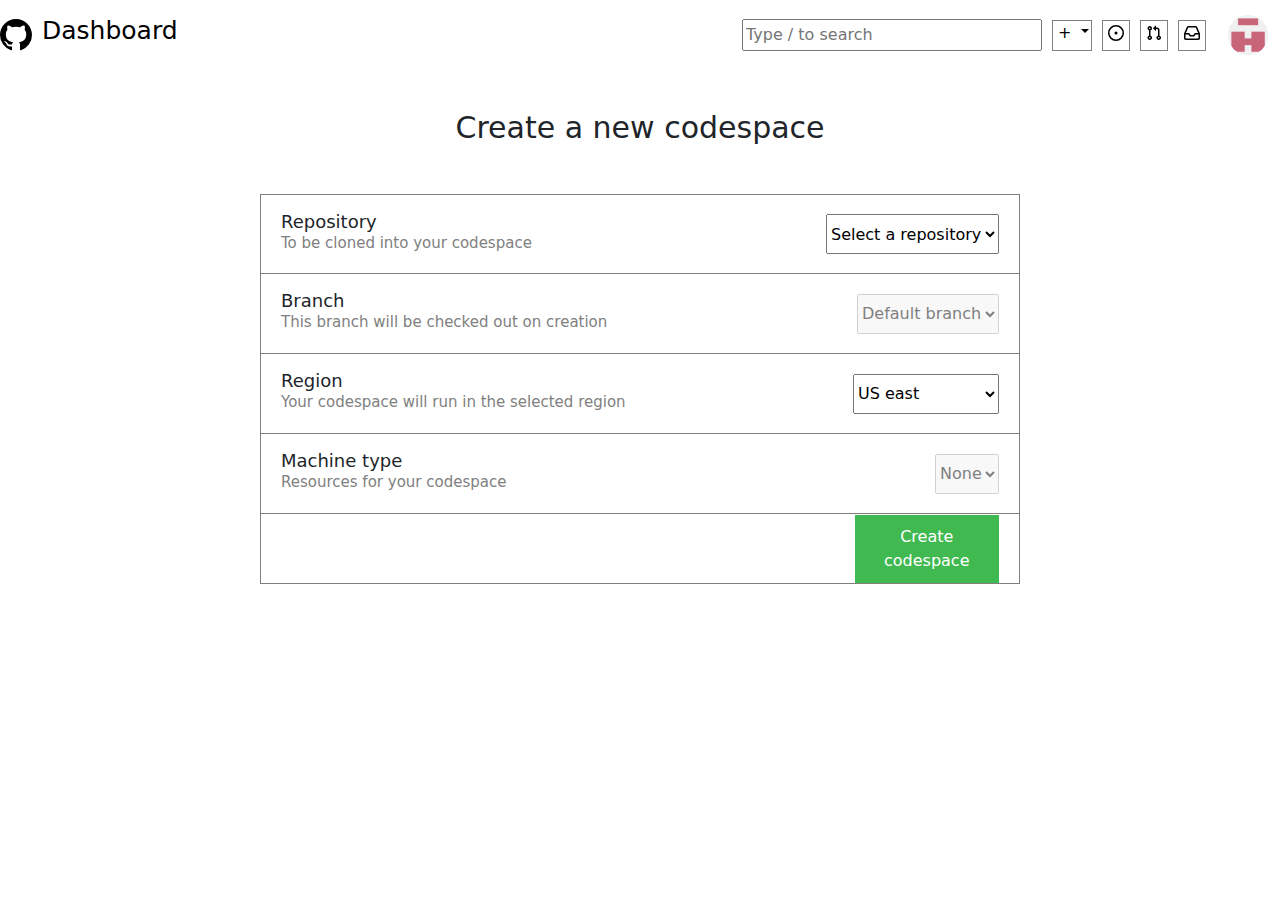
<file: pages/codespace.html>
<!DOCTYPE html>
<html lang="en">
  <head>
    <meta charset="UTF-8" />
    <meta name="viewport" content="width=device-width, initial-scale=1.0" />
    <title>Document</title>
    <link
      href="https://cdn.jsdelivr.net/npm/bootstrap@5.3.3/dist/css/bootstrap.min.css"
      rel="stylesheet"
      integrity="sha384-QWTKZyjpPEjISv5WaRU9OFeRpok6YctnYmDr5pNlyT2bRjXh0JMhjY6hW+ALEwIH"
      crossorigin="anonymous"
    />
    <link rel="stylesheet" href="../css/codespace.min.css" />
  </head>
  <body>
    <header>
      <nav class="first_nav">
        <div class="logo">
          <a href="../index.html">
            <svg
              height="32"
              aria-hidden="true"
              viewBox="0 0 16 16"
              version="1.1"
              width="32"
              data-view-component="true"
            >
              <path
                d="M8 0c4.42 0 8 3.58 8 8a8.013 8.013 0 0 1-5.45 7.59c-.4.08-.55-.17-.55-.38 0-.27.01-1.13.01-2.2 0-.75-.25-1.23-.54-1.48 1.78-.2 3.65-.88 3.65-3.95 0-.88-.31-1.59-.82-2.15.08-.2.36-1.02-.08-2.12 0 0-.67-.22-2.2.82-.64-.18-1.32-.27-2-.27-.68 0-1.36.09-2 .27-1.53-1.03-2.2-.82-2.2-.82-.44 1.1-.16 1.92-.08 2.12-.51.56-.82 1.28-.82 2.15 0 3.06 1.86 3.75 3.64 3.95-.23.2-.44.55-.51 1.07-.46.21-1.61.55-2.33-.66-.15-.24-.6-.83-1.23-.82-.67.01-.27.38.01.53.34.19.73.9.82 1.13.16.45.68 1.31 2.69.94 0 .67.01 1.3.01 1.49 0 .21-.15.45-.55.38A7.995 7.995 0 0 1 0 8c0-4.42 3.58-8 8-8Z"
              ></path>
            </svg>
          </a>
          <a href="../index.html">
            <h1 class="py-3">Dashboard</h1>
          </a>
        </div>
        <div class="search">
          <form action="">
            <input type="search" placeholder="Type / to search" />
          </form>
          <div class="dropdown">
            <button
              class="btn-1 dropdown-toggle"
              type="button"
              data-bs-toggle="dropdown"
              aria-expanded="false"
            >
              +
            </button>
            <ul class="dropdown-menu">
              <li>
                <button class="dropdown-item" type="button">
                  New reposity
                </button>
              </li>
              <li>
                <button class="dropdown-item" type="button">
                  Import reposity
                </button>
                <hr />
              </li>
              <li>
                <button class="dropdown-item" type="button">
                  New codespace
                </button>
              </li>
              <li>
                <button class="dropdown-item" type="button">New gist</button>
              </li>
              <hr />
              <li>
                <button class="dropdown-item" type="button">
                  New organization
                </button>
              </li>
              <li>
                <button class="dropdown-item" type="button">New project</button>
              </li>
            </ul>
          </div>
          <button class="btn-1">
            <a href="https://github.com/issues">
              <svg
                aria-hidden="true"
                height="16"
                viewBox="0 0 16 16"
                version="1.1"
                width="16"
                data-view-component="true"
                class="octicon octicon-issue-opened Button-visual"
              >
                <path d="M8 9.5a1.5 1.5 0 1 0 0-3 1.5 1.5 0 0 0 0 3Z"></path>
                <path
                  d="M8 0a8 8 0 1 1 0 16A8 8 0 0 1 8 0ZM1.5 8a6.5 6.5 0 1 0 13 0 6.5 6.5 0 0 0-13 0Z"
                ></path>
              </svg>
            </a>
          </button>
          <button class="btn-1">
            <a href="https://github.com/pulls">
              <svg
                aria-hidden="true"
                height="16"
                viewBox="0 0 16 16"
                version="1.1"
                width="16"
                data-view-component="true"
                class="octicon octicon-git-pull-request Button-visual"
              >
                <path
                  d="M1.5 3.25a2.25 2.25 0 1 1 3 2.122v5.256a2.251 2.251 0 1 1-1.5 0V5.372A2.25 2.25 0 0 1 1.5 3.25Zm5.677-.177L9.573.677A.25.25 0 0 1 10 .854V2.5h1A2.5 2.5 0 0 1 13.5 5v5.628a2.251 2.251 0 1 1-1.5 0V5a1 1 0 0 0-1-1h-1v1.646a.25.25 0 0 1-.427.177L7.177 3.427a.25.25 0 0 1 0-.354ZM3.75 2.5a.75.75 0 1 0 0 1.5.75.75 0 0 0 0-1.5Zm0 9.5a.75.75 0 1 0 0 1.5.75.75 0 0 0 0-1.5Zm8.25.75a.75.75 0 1 0 1.5 0 .75.75 0 0 0-1.5 0Z"
                ></path>
              </svg>
            </a>
          </button>
          <button class="btn-1">
            <a href="https://github.com/notifications">
              <svg
                aria-hidden="true"
                height="16"
                viewBox="0 0 16 16"
                version="1.1"
                width="16"
                data-view-component="true"
                class="octicon octicon-inbox Button-visual"
              >
                <path
                  d="M2.8 2.06A1.75 1.75 0 0 1 4.41 1h7.18c.7 0 1.333.417 1.61 1.06l2.74 6.395c.04.093.06.194.06.295v4.5A1.75 1.75 0 0 1 14.25 15H1.75A1.75 1.75 0 0 1 0 13.25v-4.5c0-.101.02-.202.06-.295Zm1.61.44a.25.25 0 0 0-.23.152L1.887 8H4.75a.75.75 0 0 1 .6.3L6.625 10h2.75l1.275-1.7a.75.75 0 0 1 .6-.3h2.863L11.82 2.652a.25.25 0 0 0-.23-.152Zm10.09 7h-2.875l-1.275 1.7a.75.75 0 0 1-.6.3h-3.5a.75.75 0 0 1-.6-.3L4.375 9.5H1.5v3.75c0 .138.112.25.25.25h12.5a.25.25 0 0 0 .25-.25Z"
                ></path>
              </svg>
            </a>
          </button>
          <button
            style="border: none"
            id="img_logo"
            class="btn"
            type="button"
            data-bs-toggle="offcanvas"
            data-bs-target="#offcanvasRight"
            aria-controls="offcanvasRight"
          >
            <img
              src="../assets/images/home/logo.png"
              style="border-radius: 50%"
              width="40px"
              alt=""
            />
          </button>

          <div
            class="offcanvas offcanvas-end"
            tabindex="-1"
            id="offcanvasRight"
            aria-labelledby="offcanvasRightLabel"
          >
            <div class="offcanvas-header">
              <h5 class="offcanvas-title" id="offcanvasRightLabel">
                Nomonjon Parmanov
              </h5>
              <button
                type="button"
                class="btn-close"
                data-bs-dismiss="offcanvas"
                aria-label="Close"
              ></button>
            </div>
            <div class="offcanvas-body">
              <ul>
                <li>
                  <button class="btn-1" type="button">
                    <svg
                      aria-hidden="true"
                      height="16"
                      viewBox="0 0 16 16"
                      version="1.1"
                      width="16"
                      data-view-component="true"
                      class="octicon octicon-smiley"
                    >
                      <path
                        d="M8 0a8 8 0 1 1 0 16A8 8 0 0 1 8 0ZM1.5 8a6.5 6.5 0 1 0 13 0 6.5 6.5 0 0 0-13 0Zm3.82 1.636a.75.75 0 0 1 1.038.175l.007.009c.103.118.22.222.35.31.264.178.683.37 1.285.37.602 0 1.02-.192 1.285-.371.13-.088.247-.192.35-.31l.007-.008a.75.75 0 0 1 1.222.87l-.022-.015c.02.013.021.015.021.015v.001l-.001.002-.002.003-.005.007-.014.019a2.066 2.066 0 0 1-.184.213c-.16.166-.338.316-.53.445-.63.418-1.37.638-2.127.629-.946 0-1.652-.308-2.126-.63a3.331 3.331 0 0 1-.715-.657l-.014-.02-.005-.006-.002-.003v-.002h-.001l.613-.432-.614.43a.75.75 0 0 1 .183-1.044ZM12 7a1 1 0 1 1-2 0 1 1 0 0 1 2 0ZM5 8a1 1 0 1 1 0-2 1 1 0 0 1 0 2Zm5.25 2.25.592.416a97.71 97.71 0 0 0-.592-.416Z"
                      ></path>
                    </svg>
                    Set status
                  </button>
                </li>
                <hr />
                <li>
                  <button class="btn-1" type="button">
                    <svg
                      aria-hidden="true"
                      height="16"
                      viewBox="0 0 16 16"
                      version="1.1"
                      width="16"
                      data-view-component="true"
                      class="octicon octicon-person"
                    >
                      <path
                        d="M10.561 8.073a6.005 6.005 0 0 1 3.432 5.142.75.75 0 1 1-1.498.07 4.5 4.5 0 0 0-8.99 0 .75.75 0 0 1-1.498-.07 6.004 6.004 0 0 1 3.431-5.142 3.999 3.999 0 1 1 5.123 0ZM10.5 5a2.5 2.5 0 1 0-5 0 2.5 2.5 0 0 0 5 0Z"
                      ></path>
                    </svg>
                    Your profile
                  </button>
                </li>
                <li>
                  <button class="btn-1" type="button">
                    <svg
                      aria-hidden="true"
                      height="16"
                      viewBox="0 0 16 16"
                      version="1.1"
                      width="16"
                      data-view-component="true"
                      class="octicon octicon-person-add"
                    >
                      <path
                        d="M7.9 8.548h-.001a5.528 5.528 0 0 1 3.1 4.659.75.75 0 1 1-1.498.086A4.01 4.01 0 0 0 5.5 9.5a4.01 4.01 0 0 0-4.001 3.793.75.75 0 1 1-1.498-.085 5.527 5.527 0 0 1 3.1-4.66 3.5 3.5 0 1 1 4.799 0ZM13.25 0a.75.75 0 0 1 .75.75V2h1.25a.75.75 0 0 1 0 1.5H14v1.25a.75.75 0 0 1-1.5 0V3.5h-1.25a.75.75 0 0 1 0-1.5h1.25V.75a.75.75 0 0 1 .75-.75ZM5.5 4a2 2 0 1 0-.001 3.999A2 2 0 0 0 5.5 4Z"
                      ></path>
                    </svg>
                    Add account
                  </button>
                </li>
                <hr />
                <li>
                  <button class="btn-1" type="button">
                    <svg
                      aria-hidden="true"
                      height="16"
                      viewBox="0 0 16 16"
                      version="1.1"
                      width="16"
                      data-view-component="true"
                      class="octicon octicon-repo"
                    >
                      <path
                        d="M2 2.5A2.5 2.5 0 0 1 4.5 0h8.75a.75.75 0 0 1 .75.75v12.5a.75.75 0 0 1-.75.75h-2.5a.75.75 0 0 1 0-1.5h1.75v-2h-8a1 1 0 0 0-.714 1.7.75.75 0 1 1-1.072 1.05A2.495 2.495 0 0 1 2 11.5Zm10.5-1h-8a1 1 0 0 0-1 1v6.708A2.486 2.486 0 0 1 4.5 9h8ZM5 12.25a.25.25 0 0 1 .25-.25h3.5a.25.25 0 0 1 .25.25v3.25a.25.25 0 0 1-.4.2l-1.45-1.087a.249.249 0 0 0-.3 0L5.4 15.7a.25.25 0 0 1-.4-.2Z"
                      ></path>
                    </svg>
                    Your repositories
                  </button>
                </li>
                <li>
                  <button class="btn-1" type="button">
                    <svg
                      aria-hidden="true"
                      height="16"
                      viewBox="0 0 16 16"
                      version="1.1"
                      width="16"
                      data-view-component="true"
                      class="octicon octicon-project"
                    >
                      <path
                        d="M1.75 0h12.5C15.216 0 16 .784 16 1.75v12.5A1.75 1.75 0 0 1 14.25 16H1.75A1.75 1.75 0 0 1 0 14.25V1.75C0 .784.784 0 1.75 0ZM1.5 1.75v12.5c0 .138.112.25.25.25h12.5a.25.25 0 0 0 .25-.25V1.75a.25.25 0 0 0-.25-.25H1.75a.25.25 0 0 0-.25.25ZM11.75 3a.75.75 0 0 1 .75.75v7.5a.75.75 0 0 1-1.5 0v-7.5a.75.75 0 0 1 .75-.75Zm-8.25.75a.75.75 0 0 1 1.5 0v5.5a.75.75 0 0 1-1.5 0ZM8 3a.75.75 0 0 1 .75.75v3.5a.75.75 0 0 1-1.5 0v-3.5A.75.75 0 0 1 8 3Z"
                      ></path>
                    </svg>
                    Your projects
                  </button>
                </li>
                <li>
                  <button class="btn-1" type="button">
                    <svg
                      aria-hidden="true"
                      height="16"
                      viewBox="0 0 16 16"
                      version="1.1"
                      width="16"
                      data-view-component="true"
                      class="octicon octicon-copilot"
                    >
                      <path
                        d="M7.998 15.035c-4.562 0-7.873-2.914-7.998-3.749V9.338c.085-.628.677-1.686 1.588-2.065.013-.07.024-.143.036-.218.029-.183.06-.384.126-.612-.201-.508-.254-1.084-.254-1.656 0-.87.128-1.769.693-2.484.579-.733 1.494-1.124 2.724-1.261 1.206-.134 2.262.034 2.944.765.05.053.096.108.139.165.044-.057.094-.112.143-.165.682-.731 1.738-.899 2.944-.765 1.23.137 2.145.528 2.724 1.261.566.715.693 1.614.693 2.484 0 .572-.053 1.148-.254 1.656.066.228.098.429.126.612.012.076.024.148.037.218.924.385 1.522 1.471 1.591 2.095v1.872c0 .766-3.351 3.795-8.002 3.795Zm0-1.485c2.28 0 4.584-1.11 5.002-1.433V7.862l-.023-.116c-.49.21-1.075.291-1.727.291-1.146 0-2.059-.327-2.71-.991A3.222 3.222 0 0 1 8 6.303a3.24 3.24 0 0 1-.544.743c-.65.664-1.563.991-2.71.991-.652 0-1.236-.081-1.727-.291l-.023.116v4.255c.419.323 2.722 1.433 5.002 1.433ZM6.762 2.83c-.193-.206-.637-.413-1.682-.297-1.019.113-1.479.404-1.713.7-.247.312-.369.789-.369 1.554 0 .793.129 1.171.308 1.371.162.181.519.379 1.442.379.853 0 1.339-.235 1.638-.54.315-.322.527-.827.617-1.553.117-.935-.037-1.395-.241-1.614Zm4.155-.297c-1.044-.116-1.488.091-1.681.297-.204.219-.359.679-.242 1.614.091.726.303 1.231.618 1.553.299.305.784.54 1.638.54.922 0 1.28-.198 1.442-.379.179-.2.308-.578.308-1.371 0-.765-.123-1.242-.37-1.554-.233-.296-.693-.587-1.713-.7Z"
                      ></path>
                      <path
                        d="M6.25 9.037a.75.75 0 0 1 .75.75v1.501a.75.75 0 0 1-1.5 0V9.787a.75.75 0 0 1 .75-.75Zm4.25.75v1.501a.75.75 0 0 1-1.5 0V9.787a.75.75 0 0 1 1.5 0Z"
                      ></path>
                    </svg>
                    Your Copilot
                  </button>
                </li>
                <li>
                  <button class="btn-1" type="button">
                    <svg
                      aria-hidden="true"
                      height="16"
                      viewBox="0 0 16 16"
                      version="1.1"
                      width="16"
                      data-view-component="true"
                      class="octicon octicon-organization"
                    >
                      <path
                        d="M1.75 16A1.75 1.75 0 0 1 0 14.25V1.75C0 .784.784 0 1.75 0h8.5C11.216 0 12 .784 12 1.75v12.5c0 .085-.006.168-.018.25h2.268a.25.25 0 0 0 .25-.25V8.285a.25.25 0 0 0-.111-.208l-1.055-.703a.749.749 0 1 1 .832-1.248l1.055.703c.487.325.779.871.779 1.456v5.965A1.75 1.75 0 0 1 14.25 16h-3.5a.766.766 0 0 1-.197-.026c-.099.017-.2.026-.303.026h-3a.75.75 0 0 1-.75-.75V14h-1v1.25a.75.75 0 0 1-.75.75Zm-.25-1.75c0 .138.112.25.25.25H4v-1.25a.75.75 0 0 1 .75-.75h2.5a.75.75 0 0 1 .75.75v1.25h2.25a.25.25 0 0 0 .25-.25V1.75a.25.25 0 0 0-.25-.25h-8.5a.25.25 0 0 0-.25.25ZM3.75 6h.5a.75.75 0 0 1 0 1.5h-.5a.75.75 0 0 1 0-1.5ZM3 3.75A.75.75 0 0 1 3.75 3h.5a.75.75 0 0 1 0 1.5h-.5A.75.75 0 0 1 3 3.75Zm4 3A.75.75 0 0 1 7.75 6h.5a.75.75 0 0 1 0 1.5h-.5A.75.75 0 0 1 7 6.75ZM7.75 3h.5a.75.75 0 0 1 0 1.5h-.5a.75.75 0 0 1 0-1.5ZM3 9.75A.75.75 0 0 1 3.75 9h.5a.75.75 0 0 1 0 1.5h-.5A.75.75 0 0 1 3 9.75ZM7.75 9h.5a.75.75 0 0 1 0 1.5h-.5a.75.75 0 0 1 0-1.5Z"
                      ></path>
                    </svg>
                    Your organization
                  </button>
                </li>
                <li>
                  <button class="btn-1" type="button">
                    <svg
                      aria-hidden="true"
                      height="16"
                      viewBox="0 0 16 16"
                      version="1.1"
                      width="16"
                      data-view-component="true"
                      class="octicon octicon-globe"
                    >
                      <path
                        d="M8 0a8 8 0 1 1 0 16A8 8 0 0 1 8 0ZM5.78 8.75a9.64 9.64 0 0 0 1.363 4.177c.255.426.542.832.857 1.215.245-.296.551-.705.857-1.215A9.64 9.64 0 0 0 10.22 8.75Zm4.44-1.5a9.64 9.64 0 0 0-1.363-4.177c-.307-.51-.612-.919-.857-1.215a9.927 9.927 0 0 0-.857 1.215A9.64 9.64 0 0 0 5.78 7.25Zm-5.944 1.5H1.543a6.507 6.507 0 0 0 4.666 5.5c-.123-.181-.24-.365-.352-.552-.715-1.192-1.437-2.874-1.581-4.948Zm-2.733-1.5h2.733c.144-2.074.866-3.756 1.58-4.948.12-.197.237-.381.353-.552a6.507 6.507 0 0 0-4.666 5.5Zm10.181 1.5c-.144 2.074-.866 3.756-1.58 4.948-.12.197-.237.381-.353.552a6.507 6.507 0 0 0 4.666-5.5Zm2.733-1.5a6.507 6.507 0 0 0-4.666-5.5c.123.181.24.365.353.552.714 1.192 1.436 2.874 1.58 4.948Z"
                      ></path>
                    </svg>
                    Your erterprises
                  </button>
                </li>
                <li>
                  <button class="btn-1" type="button">
                    <svg
                      aria-hidden="true"
                      height="16"
                      viewBox="0 0 16 16"
                      version="1.1"
                      width="16"
                      data-view-component="true"
                      class="octicon octicon-star"
                    >
                      <path
                        d="M8 .25a.75.75 0 0 1 .673.418l1.882 3.815 4.21.612a.75.75 0 0 1 .416 1.279l-3.046 2.97.719 4.192a.751.751 0 0 1-1.088.791L8 12.347l-3.766 1.98a.75.75 0 0 1-1.088-.79l.72-4.194L.818 6.374a.75.75 0 0 1 .416-1.28l4.21-.611L7.327.668A.75.75 0 0 1 8 .25Zm0 2.445L6.615 5.5a.75.75 0 0 1-.564.41l-3.097.45 2.24 2.184a.75.75 0 0 1 .216.664l-.528 3.084 2.769-1.456a.75.75 0 0 1 .698 0l2.77 1.456-.53-3.084a.75.75 0 0 1 .216-.664l2.24-2.183-3.096-.45a.75.75 0 0 1-.564-.41L8 2.694Z"
                      ></path>
                    </svg>
                    Your stars
                  </button>
                </li>
                <li>
                  <button class="btn-1" type="button">
                    <svg
                      aria-hidden="true"
                      height="16"
                      viewBox="0 0 16 16"
                      version="1.1"
                      width="16"
                      data-view-component="true"
                      class="octicon octicon-heart"
                    >
                      <path
                        d="m8 14.25.345.666a.75.75 0 0 1-.69 0l-.008-.004-.018-.01a7.152 7.152 0 0 1-.31-.17 22.055 22.055 0 0 1-3.434-2.414C2.045 10.731 0 8.35 0 5.5 0 2.836 2.086 1 4.25 1 5.797 1 7.153 1.802 8 3.02 8.847 1.802 10.203 1 11.75 1 13.914 1 16 2.836 16 5.5c0 2.85-2.045 5.231-3.885 6.818a22.066 22.066 0 0 1-3.744 2.584l-.018.01-.006.003h-.002ZM4.25 2.5c-1.336 0-2.75 1.164-2.75 3 0 2.15 1.58 4.144 3.365 5.682A20.58 20.58 0 0 0 8 13.393a20.58 20.58 0 0 0 3.135-2.211C12.92 9.644 14.5 7.65 14.5 5.5c0-1.836-1.414-3-2.75-3-1.373 0-2.609.986-3.029 2.456a.749.749 0 0 1-1.442 0C6.859 3.486 5.623 2.5 4.25 2.5Z"
                      ></path>
                    </svg>
                    Your sponsors
                  </button>
                </li>
                <li>
                  <button class="btn-1" type="button">
                    <svg
                      aria-hidden="true"
                      height="16"
                      viewBox="0 0 16 16"
                      version="1.1"
                      width="16"
                      data-view-component="true"
                      class="octicon octicon-code-square"
                    >
                      <path
                        d="M0 1.75C0 .784.784 0 1.75 0h12.5C15.216 0 16 .784 16 1.75v12.5A1.75 1.75 0 0 1 14.25 16H1.75A1.75 1.75 0 0 1 0 14.25Zm1.75-.25a.25.25 0 0 0-.25.25v12.5c0 .138.112.25.25.25h12.5a.25.25 0 0 0 .25-.25V1.75a.25.25 0 0 0-.25-.25Zm7.47 3.97a.75.75 0 0 1 1.06 0l2 2a.75.75 0 0 1 0 1.06l-2 2a.749.749 0 0 1-1.275-.326.749.749 0 0 1 .215-.734L10.69 8 9.22 6.53a.75.75 0 0 1 0-1.06ZM6.78 6.53 5.31 8l1.47 1.47a.749.749 0 0 1-.326 1.275.749.749 0 0 1-.734-.215l-2-2a.75.75 0 0 1 0-1.06l2-2a.751.751 0 0 1 1.042.018.751.751 0 0 1 .018 1.042Z"
                      ></path>
                    </svg>
                    Your Gists
                  </button>
                </li>
                <hr />
                <li>
                  <button class="btn-1" type="button">
                    <svg
                      aria-hidden="true"
                      height="16"
                      viewBox="0 0 16 16"
                      version="1.1"
                      width="16"
                      data-view-component="true"
                      class="octicon octicon-upload"
                    >
                      <path
                        d="M2.75 14A1.75 1.75 0 0 1 1 12.25v-2.5a.75.75 0 0 1 1.5 0v2.5c0 .138.112.25.25.25h10.5a.25.25 0 0 0 .25-.25v-2.5a.75.75 0 0 1 1.5 0v2.5A1.75 1.75 0 0 1 13.25 14Z"
                      ></path>
                      <path
                        d="M11.78 4.72a.749.749 0 1 1-1.06 1.06L8.75 3.811V9.5a.75.75 0 0 1-1.5 0V3.811L5.28 5.78a.749.749 0 1 1-1.06-1.06l3.25-3.25a.749.749 0 0 1 1.06 0l3.25 3.25Z"
                      ></path>
                    </svg>
                    Upgrade
                  </button>
                </li>
                <li>
                  <button class="btn-1" type="button">
                    <svg
                      aria-hidden="true"
                      height="16"
                      viewBox="0 0 16 16"
                      version="1.1"
                      width="16"
                      data-view-component="true"
                      class="octicon octicon-globe"
                    >
                      <path
                        d="M8 0a8 8 0 1 1 0 16A8 8 0 0 1 8 0ZM5.78 8.75a9.64 9.64 0 0 0 1.363 4.177c.255.426.542.832.857 1.215.245-.296.551-.705.857-1.215A9.64 9.64 0 0 0 10.22 8.75Zm4.44-1.5a9.64 9.64 0 0 0-1.363-4.177c-.307-.51-.612-.919-.857-1.215a9.927 9.927 0 0 0-.857 1.215A9.64 9.64 0 0 0 5.78 7.25Zm-5.944 1.5H1.543a6.507 6.507 0 0 0 4.666 5.5c-.123-.181-.24-.365-.352-.552-.715-1.192-1.437-2.874-1.581-4.948Zm-2.733-1.5h2.733c.144-2.074.866-3.756 1.58-4.948.12-.197.237-.381.353-.552a6.507 6.507 0 0 0-4.666 5.5Zm10.181 1.5c-.144 2.074-.866 3.756-1.58 4.948-.12.197-.237.381-.353.552a6.507 6.507 0 0 0 4.666-5.5Zm2.733-1.5a6.507 6.507 0 0 0-4.666-5.5c.123.181.24.365.353.552.714 1.192 1.436 2.874 1.58 4.948Z"
                      ></path>
                    </svg>
                    Try erterprice
                  </button>
                </li>
                <li>
                  <button class="btn-1" type="button">
                    <svg
                      aria-hidden="true"
                      height="16"
                      viewBox="0 0 16 16"
                      version="1.1"
                      width="16"
                      data-view-component="true"
                      class="octicon octicon-beaker"
                    >
                      <path
                        d="M5 5.782V2.5h-.25a.75.75 0 0 1 0-1.5h6.5a.75.75 0 0 1 0 1.5H11v3.282l3.666 5.76C15.619 13.04 14.543 15 12.767 15H3.233c-1.776 0-2.852-1.96-1.899-3.458Zm-2.4 6.565a.75.75 0 0 0 .633 1.153h9.534a.75.75 0 0 0 .633-1.153L12.225 10.5h-8.45ZM9.5 2.5h-3V6c0 .143-.04.283-.117.403L4.73 9h6.54L9.617 6.403A.746.746 0 0 1 9.5 6Z"
                      ></path>
                    </svg>
                    Feature preview
                  </button>
                </li>
                <li>
                  <button class="btn-1" type="button">
                    <svg
                      aria-hidden="true"
                      height="16"
                      viewBox="0 0 16 16"
                      version="1.1"
                      width="16"
                      data-view-component="true"
                      class="octicon octicon-gear"
                    >
                      <path
                        d="M8 0a8.2 8.2 0 0 1 .701.031C9.444.095 9.99.645 10.16 1.29l.288 1.107c.018.066.079.158.212.224.231.114.454.243.668.386.123.082.233.09.299.071l1.103-.303c.644-.176 1.392.021 1.82.63.27.385.506.792.704 1.218.315.675.111 1.422-.364 1.891l-.814.806c-.049.048-.098.147-.088.294.016.257.016.515 0 .772-.01.147.038.246.088.294l.814.806c.475.469.679 1.216.364 1.891a7.977 7.977 0 0 1-.704 1.217c-.428.61-1.176.807-1.82.63l-1.102-.302c-.067-.019-.177-.011-.3.071a5.909 5.909 0 0 1-.668.386c-.133.066-.194.158-.211.224l-.29 1.106c-.168.646-.715 1.196-1.458 1.26a8.006 8.006 0 0 1-1.402 0c-.743-.064-1.289-.614-1.458-1.26l-.289-1.106c-.018-.066-.079-.158-.212-.224a5.738 5.738 0 0 1-.668-.386c-.123-.082-.233-.09-.299-.071l-1.103.303c-.644.176-1.392-.021-1.82-.63a8.12 8.12 0 0 1-.704-1.218c-.315-.675-.111-1.422.363-1.891l.815-.806c.05-.048.098-.147.088-.294a6.214 6.214 0 0 1 0-.772c.01-.147-.038-.246-.088-.294l-.815-.806C.635 6.045.431 5.298.746 4.623a7.92 7.92 0 0 1 .704-1.217c.428-.61 1.176-.807 1.82-.63l1.102.302c.067.019.177.011.3-.071.214-.143.437-.272.668-.386.133-.066.194-.158.211-.224l.29-1.106C6.009.645 6.556.095 7.299.03 7.53.01 7.764 0 8 0Zm-.571 1.525c-.036.003-.108.036-.137.146l-.289 1.105c-.147.561-.549.967-.998 1.189-.173.086-.34.183-.5.29-.417.278-.97.423-1.529.27l-1.103-.303c-.109-.03-.175.016-.195.045-.22.312-.412.644-.573.99-.014.031-.021.11.059.19l.815.806c.411.406.562.957.53 1.456a4.709 4.709 0 0 0 0 .582c.032.499-.119 1.05-.53 1.456l-.815.806c-.081.08-.073.159-.059.19.162.346.353.677.573.989.02.03.085.076.195.046l1.102-.303c.56-.153 1.113-.008 1.53.27.161.107.328.204.501.29.447.222.85.629.997 1.189l.289 1.105c.029.109.101.143.137.146a6.6 6.6 0 0 0 1.142 0c.036-.003.108-.036.137-.146l.289-1.105c.147-.561.549-.967.998-1.189.173-.086.34-.183.5-.29.417-.278.97-.423 1.529-.27l1.103.303c.109.029.175-.016.195-.045.22-.313.411-.644.573-.99.014-.031.021-.11-.059-.19l-.815-.806c-.411-.406-.562-.957-.53-1.456a4.709 4.709 0 0 0 0-.582c-.032-.499.119-1.05.53-1.456l.815-.806c.081-.08.073-.159.059-.19a6.464 6.464 0 0 0-.573-.989c-.02-.03-.085-.076-.195-.046l-1.102.303c-.56.153-1.113.008-1.53-.27a4.44 4.44 0 0 0-.501-.29c-.447-.222-.85-.629-.997-1.189l-.289-1.105c-.029-.11-.101-.143-.137-.146a6.6 6.6 0 0 0-1.142 0ZM11 8a3 3 0 1 1-6 0 3 3 0 0 1 6 0ZM9.5 8a1.5 1.5 0 1 0-3.001.001A1.5 1.5 0 0 0 9.5 8Z"
                      ></path>
                    </svg>
                    Settings
                  </button>
                </li>
                <hr />
                <li>
                  <button class="btn-1" type="button">
                    <svg
                      aria-hidden="true"
                      height="16"
                      viewBox="0 0 16 16"
                      version="1.1"
                      width="16"
                      data-view-component="true"
                      class="octicon octicon-book"
                    >
                      <path
                        d="M0 1.75A.75.75 0 0 1 .75 1h4.253c1.227 0 2.317.59 3 1.501A3.743 3.743 0 0 1 11.006 1h4.245a.75.75 0 0 1 .75.75v10.5a.75.75 0 0 1-.75.75h-4.507a2.25 2.25 0 0 0-1.591.659l-.622.621a.75.75 0 0 1-1.06 0l-.622-.621A2.25 2.25 0 0 0 5.258 13H.75a.75.75 0 0 1-.75-.75Zm7.251 10.324.004-5.073-.002-2.253A2.25 2.25 0 0 0 5.003 2.5H1.5v9h3.757a3.75 3.75 0 0 1 1.994.574ZM8.755 4.75l-.004 7.322a3.752 3.752 0 0 1 1.992-.572H14.5v-9h-3.495a2.25 2.25 0 0 0-2.25 2.25Z"
                      ></path>
                      <svg
                        aria-hidden="true"
                        height="16"
                        viewBox="0 0 16 16"
                        version="1.1"
                        width="16"
                        data-view-component="true"
                        class="octicon octicon-gear"
                      >
                        <path
                          d="M8 0a8.2 8.2 0 0 1 .701.031C9.444.095 9.99.645 10.16 1.29l.288 1.107c.018.066.079.158.212.224.231.114.454.243.668.386.123.082.233.09.299.071l1.103-.303c.644-.176 1.392.021 1.82.63.27.385.506.792.704 1.218.315.675.111 1.422-.364 1.891l-.814.806c-.049.048-.098.147-.088.294.016.257.016.515 0 .772-.01.147.038.246.088.294l.814.806c.475.469.679 1.216.364 1.891a7.977 7.977 0 0 1-.704 1.217c-.428.61-1.176.807-1.82.63l-1.102-.302c-.067-.019-.177-.011-.3.071a5.909 5.909 0 0 1-.668.386c-.133.066-.194.158-.211.224l-.29 1.106c-.168.646-.715 1.196-1.458 1.26a8.006 8.006 0 0 1-1.402 0c-.743-.064-1.289-.614-1.458-1.26l-.289-1.106c-.018-.066-.079-.158-.212-.224a5.738 5.738 0 0 1-.668-.386c-.123-.082-.233-.09-.299-.071l-1.103.303c-.644.176-1.392-.021-1.82-.63a8.12 8.12 0 0 1-.704-1.218c-.315-.675-.111-1.422.363-1.891l.815-.806c.05-.048.098-.147.088-.294a6.214 6.214 0 0 1 0-.772c.01-.147-.038-.246-.088-.294l-.815-.806C.635 6.045.431 5.298.746 4.623a7.92 7.92 0 0 1 .704-1.217c.428-.61 1.176-.807 1.82-.63l1.102.302c.067.019.177.011.3-.071.214-.143.437-.272.668-.386.133-.066.194-.158.211-.224l.29-1.106C6.009.645 6.556.095 7.299.03 7.53.01 7.764 0 8 0Zm-.571 1.525c-.036.003-.108.036-.137.146l-.289 1.105c-.147.561-.549.967-.998 1.189-.173.086-.34.183-.5.29-.417.278-.97.423-1.529.27l-1.103-.303c-.109-.03-.175.016-.195.045-.22.312-.412.644-.573.99-.014.031-.021.11.059.19l.815.806c.411.406.562.957.53 1.456a4.709 4.709 0 0 0 0 .582c.032.499-.119 1.05-.53 1.456l-.815.806c-.081.08-.073.159-.059.19.162.346.353.677.573.989.02.03.085.076.195.046l1.102-.303c.56-.153 1.113-.008 1.53.27.161.107.328.204.501.29.447.222.85.629.997 1.189l.289 1.105c.029.109.101.143.137.146a6.6 6.6 0 0 0 1.142 0c.036-.003.108-.036.137-.146l.289-1.105c.147-.561.549-.967.998-1.189.173-.086.34-.183.5-.29.417-.278.97-.423 1.529-.27l1.103.303c.109.029.175-.016.195-.045.22-.313.411-.644.573-.99.014-.031.021-.11-.059-.19l-.815-.806c-.411-.406-.562-.957-.53-1.456a4.709 4.709 0 0 0 0-.582c-.032-.499.119-1.05.53-1.456l.815-.806c.081-.08.073-.159.059-.19a6.464 6.464 0 0 0-.573-.989c-.02-.03-.085-.076-.195-.046l-1.102.303c-.56.153-1.113.008-1.53-.27a4.44 4.44 0 0 0-.501-.29c-.447-.222-.85-.629-.997-1.189l-.289-1.105c-.029-.11-.101-.143-.137-.146a6.6 6.6 0 0 0-1.142 0ZM11 8a3 3 0 1 1-6 0 3 3 0 0 1 6 0ZM9.5 8a1.5 1.5 0 1 0-3.001.001A1.5 1.5 0 0 0 9.5 8Z"
                        ></path>
                      </svg>
                    </svg>
                    Github Docs
                  </button>
                </li>
                <li>
                  <button class="btn-1" type="button">
                    <svg
                      aria-hidden="true"
                      height="16"
                      viewBox="0 0 16 16"
                      version="1.1"
                      width="16"
                      data-view-component="true"
                      class="octicon octicon-people"
                    >
                      <path
                        d="M2 5.5a3.5 3.5 0 1 1 5.898 2.549 5.508 5.508 0 0 1 3.034 4.084.75.75 0 1 1-1.482.235 4 4 0 0 0-7.9 0 .75.75 0 0 1-1.482-.236A5.507 5.507 0 0 1 3.102 8.05 3.493 3.493 0 0 1 2 5.5ZM11 4a3.001 3.001 0 0 1 2.22 5.018 5.01 5.01 0 0 1 2.56 3.012.749.749 0 0 1-.885.954.752.752 0 0 1-.549-.514 3.507 3.507 0 0 0-2.522-2.372.75.75 0 0 1-.574-.73v-.352a.75.75 0 0 1 .416-.672A1.5 1.5 0 0 0 11 5.5.75.75 0 0 1 11 4Zm-5.5-.5a2 2 0 1 0-.001 3.999A2 2 0 0 0 5.5 3.5Z"
                      ></path>
                    </svg>
                    Github Support
                  </button>
                </li>
                <hr />
                <li>
                  <button class="btn-1" type="button">Sign out</button>
                </li>
              </ul>
            </div>
          </div>
        </div>
      </nav>
    </header>
    <section class="">
      <h1>Create a new codespace</h1>
      <div class="repo">
        <fieldset>
          <div style="border-top: 1px solid gray" class="first">
            <div class="icon">
              <p>Repository</p>
              <p class="gray">To be cloned into your codespace</p>
            </div>
            <select name="repo" id="repo">
              <option value="">Select a repository</option>
            </select>
          </div>
          <div class="first">
            <div class="icon">
              <p>Branch</p>
              <p class="gray">This branch will be checked out on creation</p>
            </div>
            <select name="" id="" disabled="disabled">
              <option value="">Default branch</option>
            </select>
          </div>
          <div class="first">
            <div class="icon">
              <p>Region</p>
              <p class="gray">Your codespace will run in the selected region</p>
            </div>
            <select name="" id="">
              <option value="">US east</option>
              <option value="">US west</option>
              <option value="">Europe west</option>
              <option value="">Southeast west</option>
              <option value="">Australia</option>
            </select>
          </div>
          <div class="first">
            <div class="icon">
              <p>Machine type</p>
              <p class="gray">Resources for your codespace</p>
            </div>
            <select name="" id="" disabled="disabled">
              <option value="">None</option>
            </select>
          </div>
          <div style="height: 70px" class="first">
            <button type="submit">Create codespace</button>
          </div>
        </fieldset>
      </div>
    </section>
    <script
      src="https://cdn.jsdelivr.net/npm/bootstrap@5.3.3/dist/js/bootstrap.bundle.min.js"
      integrity="sha384-YvpcrYf0tY3lHB60NNkmXc5s9fDVZLESaAA55NDzOxhy9GkcIdslK1eN7N6jIeHz"
      crossorigin="anonymous"
    ></script>
  </body>
</html>
</file>
<file: css/qobiljon.css>
.home {
  font-size: 20px;
  list-style-type: none;
  text-decoration: none;
  color: black;
  margin-left: 10px;
}

.first {
  height: 30px;
  color: white;
  border: 1px solid;
  border-radius: 5px;
  display: flex;
  align-items: center;
  margin-bottom: 20px;
}

.first-img {
  margin-left: 45px;
}

.second {
  width: 100%;
  height: 30px;
  border: 1px solid;
  color: white;
  border: 1px solid;
  border-radius: 5px;
  display: flex;
  align-items: center;
  margin-bottom: 20px;
  justify-content: start;
}

.home2 {
  /* font-size: 0.875rem; */
  font-size: 20px;
  list-style-type: none;
  text-decoration: none;
  color: black;
  margin-left: 13px;
}

.second-img {
  margin-left: 45px;
}

.third {
  width: 100%;
  height: 30px;
  border: 1px solid;
  color: white;
  border: 1px solid;
  border-radius: 5px;
  display: flex;
  align-items: center;
  justify-content: start;
  margin-bottom: 20px;
}

.third-img {
  margin-left: 45px;
}

.fourth {
  width: 100%;
  height: 30px;
  border: 1px solid;
  color: white;
  border: 1px solid;
  border-radius: 5px;
  display: flex;
  align-items: center;
  margin-bottom: 20px;
  justify-content: start;
}

.fourth-img {
  margin-left: 45px;
}

.fivth {
  width: 100%;
  height: 30px;
  border: 1px solid;
  color: white;
  border: 1px solid;
  border-radius: 5px;
  display: flex;
  margin-bottom: 20px;
  align-items: center;
  justify-content: start;
}

.fivth-img {
  margin-left: 45px;
}

.sixth {
  width: 100%;
  height: 30px;
  border: 1px solid;
  color: white;
  border: 1px solid;
  border-radius: 5px;
  display: flex;
  align-items: center;
  justify-content: start;
}

.sixth-img {
  margin-left: 45px;
}
.first:hover {
  background-color: rgb(220, 216, 216);
  cursor: pointer;
}
.second:hover {
  background-color: rgb(220, 216, 216);
  cursor: pointer;
}
.third:hover {
  background-color: rgb(220, 216, 216);
  cursor: pointer;
}

.fourth:hover {
  background-color: rgb(220, 216, 216);
  cursor: pointer;
}

.fivth:hover {
  background-color: rgb(220, 216, 216);
  cursor: pointer;
}

.sixth:hover {
  background-color: rgb(220, 216, 216);
  cursor: pointer;
}
</file>
<file: css/style.css>
* {
  padding: 0;
  margin: 0;
}

*::after,
::before {
  box-sizing: border-box;
}

.container {
  max-width: 1519px;
  margin-left: auto;
  margin-right: auto;
  padding-left: 20px;
  padding-right: 20px;
}

a {
  text-decoration: none;
}

li {
  list-style-type: none;
}

.first_nav {
  display: flex;
  align-items: center;
  justify-content: space-between;
}
.first_nav .logo {
  display: flex;
  align-items: center;
  gap: 10px;
}
.first_nav .logo a {
  color: black;
}
.first_nav .logo h1 {
  font-size: 25px;
  padding-top: 3px;
}
.first_nav .search {
  display: flex;
  align-items: center;
  gap: 10px;
}
.first_nav .search input {
  width: 300px;
  padding: 2px;
  outline: none;
}
.first_nav .search .dropdown .btn-1 {
  background-color: white;
  border: 1px solid gray;
  width: 40px;
}
.first_nav .search .dropdown .dropdown-menu button:hover {
  background-color: gray;
  color: white;
}

.btn-1 {
  border: 1px solid gray;
  padding-bottom: 5px;
  padding-left: 5px;
  padding-right: 5px;
  background-color: transparent;
}

.offcanvas h5 {
  padding-left: 37px;
  margin-left: -40px;
}
.offcanvas .offcanvas-body {
  margin-left: -40px;
}
.offcanvas .offcanvas-body ul li .btn-1 {
  text-align: start;
  border: none;
  width: 100%;
  background-color: transparent;
  transition: 0.5s;
}
.offcanvas .offcanvas-body ul li button:hover {
  background-color: gray;
  color: white;
}

.rights {
  border: 1px solid gray;
  border-top: none;
  padding: 10px;
  width: 350px;
  margin-left: 13px;
}
.rights .input {
  outline: aqua;
  width: 100%;
  padding: 3px;
}

.new_repo {
  display: flex;
  justify-content: space-between;
  align-items: center;
}
.new_repo p {
  padding-top: 10px;
  font-size: 20px;
}
.new_repo button {
  padding: 10px;
  color: white;
  background-color: #3fb950;
  border: none;
  border-radius: 10px;
}

.activity p {
  color: black;
  margin-bottom: 1px;
}
.activity .pi {
  width: 325px;
  padding: 10px;
  color: gray;
  border: dashed 1px gray;
  margin-bottom: 0px;
  width: 100%;
}

.ava {
  width: 30px;
  height: 30px;
  border-radius: 50%;
}

.three {
  display: flex;
  justify-content: space-between;
}

.left {
  margin-top: 10px;
  border: 1px solid gray;
  padding-top: 20px;
  height: 300px;
  border-radius: 10px;
  margin-bottom: 10px;
}
.left .icon {
  display: flex;
  align-items: center;
  width: 300px;
}
.left .icon a {
  color: black;
}
.left .icon .wd {
  width: 350px;
}
.left .icon li {
  list-style-type: square;
  padding-bottom: 10px;
}

@media (max-width: 1280px) {
  .ps {
    display: none;
  }
  .left {
    display: none;
  }
  .lefts {
    display: none;
  }
}
@media (max-width: 780px) {
  .dropdown {
    display: none;
  }
  .search input {
    display: none;
  }
  .search .btn-2 {
    display: none;
  }
  .three {
    flex-direction: column;
  }
  .three .rights {
    width: 100%;
  }
  .three .rights .input {
    width: 100%;
  }
  .new_repo button {
    display: none;
  }
}
.repos {
  display: flex;
  flex-wrap: wrap;
  padding-top: 10px;
}

.repo {
  display: flex;
  align-items: center;
  gap: 10px;
  width: 100%;
}

.ava {
  width: 20px;
  height: 20px;
  margin-top: -10px;
  -o-object-fit: cover;
     object-fit: cover;
}

.fa {
  font-size: 50px;
  cursor: pointer;
  -webkit-user-select: none;
     -moz-user-select: none;
          user-select: none;
}

.lefts {
  width: 390px;
  margin-left: 1090px;
  padding: 20px;
  height: 400px;
  margin-top: -20px;
}
.lefts p {
  font-size: 13px;
  padding-top: 5px;
}
.lefts .is {
  border: 1px solid gray;
  border-left: none;
  border-right: none;
  padding-top: 10px;
}
.lefts .is a {
  color: black;
}
.lefts .s {
  font-size: 20px;
}
</file>
<file: css/codespace.min.css>
*{padding:0;margin:0}*::after,::before{box-sizing:border-box}.container{max-width:1519px;margin-left:auto;margin-right:auto;padding-left:20px;padding-right:20px}a{text-decoration:none}li{list-style-type:none}.first_nav{display:flex;align-items:center;justify-content:space-between}.first_nav .logo{display:flex;align-items:center;gap:10px}.first_nav .logo a{color:#000}.first_nav .logo h1{font-size:25px;padding-top:3px}.first_nav .search{display:flex;align-items:center;gap:10px}.first_nav .search input{width:300px;padding:2px;outline:none}.first_nav .search .dropdown .btn-1{background-color:#fff;border:1px solid gray;width:40px}.first_nav .search .dropdown .dropdown-menu button:hover{background-color:gray;color:#fff}.btn-1{border:1px solid gray;padding-bottom:5px;padding-left:5px;padding-right:5px;background-color:rgba(0,0,0,0)}.offcanvas h5{padding-left:37px;margin-left:-40px}.offcanvas .offcanvas-body{margin-left:-40px}.offcanvas .offcanvas-body ul li .btn-1{text-align:start;border:none;width:100%;background-color:rgba(0,0,0,0);transition:.5s}.offcanvas .offcanvas-body ul li button:hover{background-color:gray;color:#fff}.rights{border:1px solid gray;border-top:none;padding:10px;width:350px;margin-left:13px}.rights .input{outline:aqua;width:100%;padding:3px}.new_repo{display:flex;justify-content:space-between;align-items:center}.new_repo p{padding-top:10px;font-size:20px}.new_repo button{padding:10px;color:#fff;background-color:#3fb950;border:none;border-radius:10px}.activity p{color:#000;margin-bottom:1px}.activity .pi{width:325px;padding:10px;color:gray;border:dashed 1px gray;margin-bottom:0px;width:100%}.ava{width:30px;height:30px;border-radius:50%}.three{display:flex;justify-content:space-between}.three .left{border:1px solid gray;border-top:none}.three .left .icon{display:flex;align-items:center;width:300px}.three .left .icon a{color:#000}.three .left .icon .wd{width:350px}.three .left .icon li{list-style-type:square}@media(max-width: 1280px){.ps{display:none}.left{display:none}}@media(max-width: 780px){.dropdown{display:none}.search input{display:none}.search .btn-2{display:none}.three{flex-direction:column}.three .rights{width:100%}.three .rights .input{width:100%}.new_repo button{display:none}}.repos{display:flex;flex-wrap:wrap;padding-top:10px}.repo{display:flex;align-items:center;gap:10px;width:100%}.ava{width:20px;height:20px;margin-top:-10px;-o-object-fit:cover;object-fit:cover}h1{text-align:center;font-size:30px;padding-top:40px;padding-bottom:40px}.repo{max-width:800px;padding-left:20px;padding-right:20px;margin-left:auto;margin-right:auto}.repo .first{border:1px solid gray;display:flex;align-items:center;justify-content:space-between;padding:20px;height:80px;border-top:none}.repo .first .icon{padding-top:10px}.repo .first .icon p{font-size:18px}.repo .first .icon .gray{color:gray;font-size:15px;margin-top:-19px}.repo .first select{outline:none;height:40px}.repo .first select option{padding:10px}.repo button{display:block;margin-top:10px;margin-bottom:10px;margin-left:573.5px;padding:10px;color:#fff;background-color:#3fb950;border:none}
</file>
